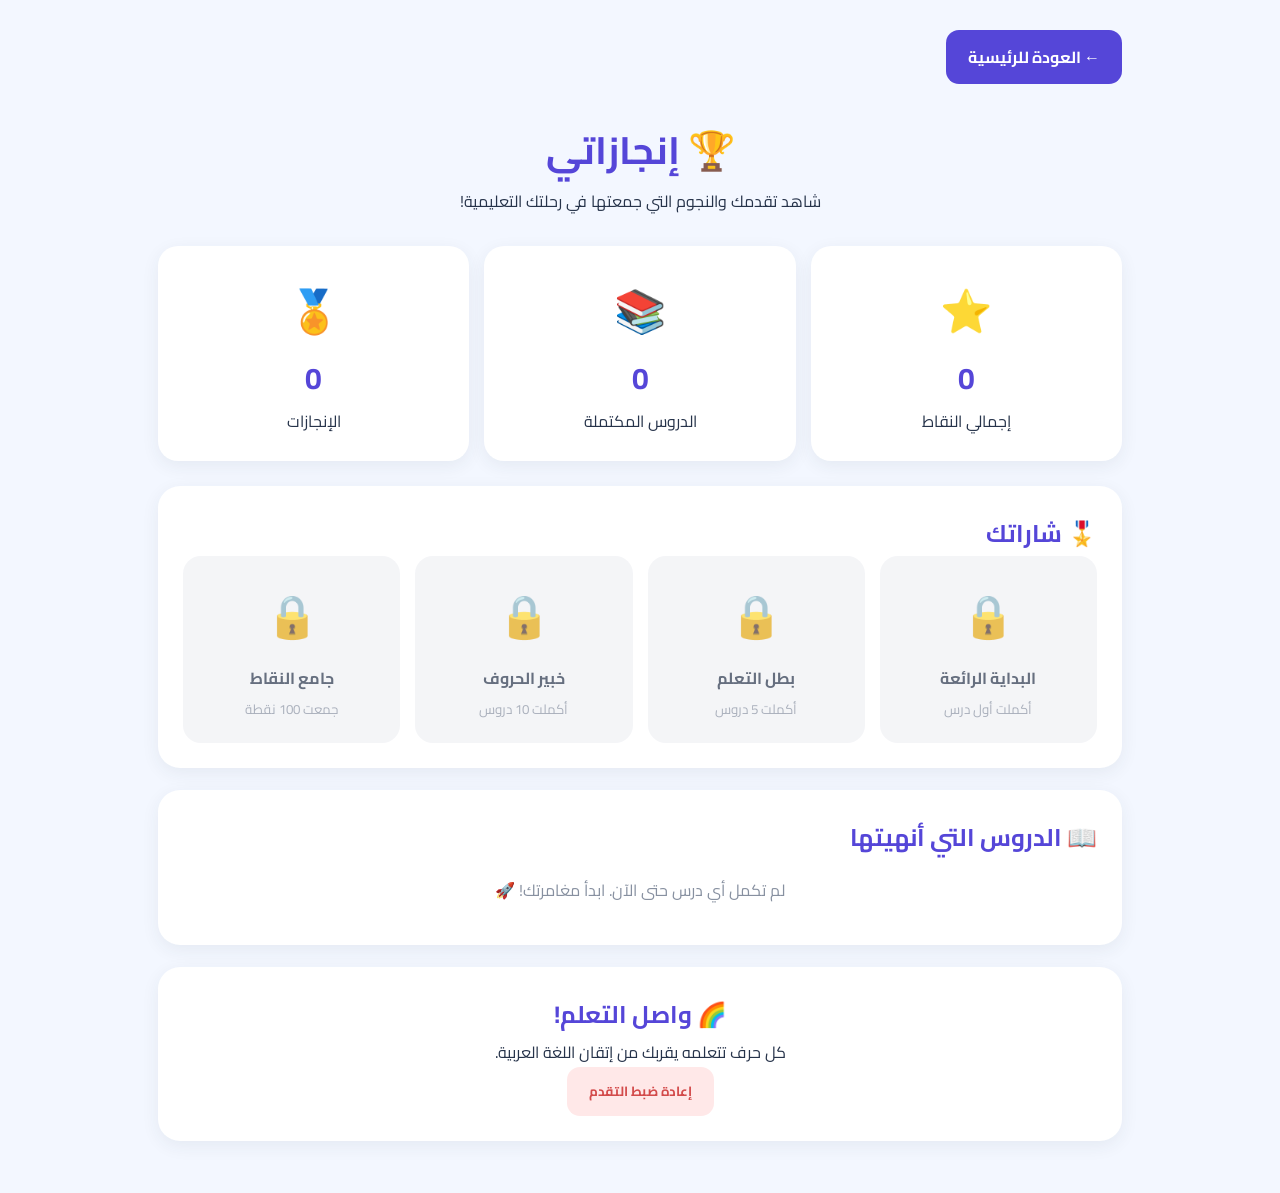
<file: pages/achievements.html>
<!DOCTYPE html>
<html lang="ar" dir="rtl">
<head>
    <meta charset="UTF-8">
    <meta name="viewport" content="width=device-width, initial-scale=1.0">
    <title>إنجازاتي | مغامرات الحروف</title>
    <link rel="stylesheet" href="../css/style.css">
    <link href="https://fonts.googleapis.com/css2?family=Cairo:wght@400;600;700;800;900&display=swap" rel="stylesheet">

    <style>
        body {
            font-family: 'Cairo', sans-serif;
            background: #f3f7ff;
            color: #26334a;
            margin: 0;
        }

        .achievements-page {
            max-width: 1000px;
            margin: auto;
            padding: 30px 18px;
        }

        .back-button {
            display: inline-block;
            background: #5546d8;
            color: white;
            padding: 12px 22px;
            border-radius: 13px;
            text-decoration: none;
            font-weight: bold;
        }

        .heading {
            text-align: center;
            margin: 30px 0;
        }

        .heading h1 {
            color: #5546d8;
            font-size: 38px;
        }

        .stats {
            display: grid;
            grid-template-columns: repeat(auto-fit, minmax(180px, 1fr));
            gap: 15px;
            margin-bottom: 25px;
        }

        .stat-card {
            background: white;
            border-radius: 20px;
            padding: 25px;
            text-align: center;
            box-shadow: 0 5px 18px #26334a12;
        }

        .stat-card .emoji {
            font-size: 42px;
        }

        .stat-card strong {
            display: block;
            color: #5546d8;
            font-size: 30px;
        }

        .section-card {
            background: white;
            padding: 25px;
            border-radius: 22px;
            margin-bottom: 22px;
            box-shadow: 0 5px 18px #26334a12;
        }

        .section-card h2 {
            color: #5546d8;
        }

        .badges {
            display: grid;
            grid-template-columns: repeat(auto-fit, minmax(130px, 1fr));
            gap: 15px;
        }

        .badge-item {
            background: #fff5dd;
            border-radius: 18px;
            text-align: center;
            padding: 20px 10px;
        }

        .badge-item.locked {
            background: #f0f1f5;
            opacity: 0.7;
        }

        .badge-item .emoji {
            font-size: 42px;
            display: block;
        }

        .badge-item strong {
            display: block;
            margin-top: 8px;
        }

        .badge-item small {
            color: #8790a0;
        }

        .completed-list {
            display: flex;
            flex-direction: column;
            gap: 12px;
        }

        .completed-item {
            background: #effaf4;
            border-radius: 13px;
            padding: 13px 16px;
            display: flex;
            justify-content: space-between;
            gap: 10px;
        }

        .empty {
            color: #8790a0;
            text-align: center;
            padding: 15px;
        }

        .reset-button {
            background: #ffe8e8;
            color: #d34b4b;
            border: 0;
            border-radius: 13px;
            padding: 12px 22px;
            font-family: inherit;
            font-weight: bold;
            cursor: pointer;
        }

        @media (max-width: 600px) {
            .heading h1 {
                font-size: 29px;
            }

            .section-card {
                padding: 18px;
            }
        }
    </style>
</head>

<body>

<main class="achievements-page">

    <a href="../index.html" class="back-button">← العودة للرئيسية</a>

    <header class="heading">
        <h1>🏆 إنجازاتي</h1>
        <p>شاهد تقدمك والنجوم التي جمعتها في رحلتك التعليمية!</p>
    </header>

    <section class="stats">

        <div class="stat-card">
            <div class="emoji">⭐</div>
            <strong id="points">0</strong>
            <span>إجمالي النقاط</span>
        </div>

        <div class="stat-card">
            <div class="emoji">📚</div>
            <strong id="lessons">0</strong>
            <span>الدروس المكتملة</span>
        </div>

        <div class="stat-card">
            <div class="emoji">🏅</div>
            <strong id="badgesCount">0</strong>
            <span>الإنجازات</span>
        </div>

    </section>

    <section class="section-card">
        <h2>🎖️ شاراتك</h2>
        <div class="badges" id="badges"></div>
    </section>

    <section class="section-card">
        <h2>📖 الدروس التي أنهيتها</h2>
        <div class="completed-list" id="completedList"></div>
    </section>

    <section class="section-card" style="text-align:center">
        <h2>🌈 واصل التعلم!</h2>
        <p>كل حرف تتعلمه يقربك من إتقان اللغة العربية.</p>

        <button class="reset-button" id="resetButton">
            إعادة ضبط التقدم
        </button>
    </section>

</main>

<script src="../js/main.js"></script>

<script>
    const lessonNames = {
        "fatha": "مغامرة الفتحة",
        "kasra": "مغامرة الكسرة",
        "damma": "مغامرة الضمة",
        "games": "مدينة الألعاب"
    };

    const badgeDefinitions = [
        {
            id: "البداية الرائعة",
            emoji: "🌟",
            name: "البداية الرائعة",
            description: "أكملت أول درس"
        },
        {
            id: "بطل التعلم",
            emoji: "🏅",
            name: "بطل التعلم",
            description: "أكملت 5 دروس"
        },
        {
            id: "خبير الحروف",
            emoji: "🔤",
            name: "خبير الحروف",
            description: "أكملت 10 دروس"
        },
        {
            id: "جامع النقاط",
            emoji: "💎",
            name: "جامع النقاط",
            description: "جمعت 100 نقطة"
        }
    ];

    function getLessonName(id) {
        if (lessonNames[id]) return lessonNames[id];

        if (id.startsWith("letter-")) {
            return "تعلم حرف " + id.replace("letter-", "");
        }

        if (id.startsWith("writing-")) {
            return "كتابة حرف " + id.replace("writing-", "");
        }

        return id;
    }

    function renderAchievements() {
        const progress = window.AdventureApp.getProgress();

        document.getElementById("points").textContent =
            progress.points || 0;

        document.getElementById("lessons").textContent =
            progress.completedLessons.length;

        document.getElementById("badgesCount").textContent =
            progress.badges.length;

        const completedList = document.getElementById("completedList");

        completedList.innerHTML = "";

        if (progress.completedLessons.length === 0) {
            completedList.innerHTML =
                '<p class="empty">لم تكمل أي درس حتى الآن. ابدأ مغامرتك! 🚀</p>';
        } else {
            progress.completedLessons.forEach(lesson => {
                const item = document.createElement("div");

                item.className = "completed-item";

                const name = document.createElement("span");
                name.textContent = "📘 " + getLessonName(lesson);

                const status = document.createElement("strong");
                status.textContent = "✓ مكتمل";

                item.append(name, status);
                completedList.appendChild(item);
            });
        }

        const badgesContainer = document.getElementById("badges");
        badgesContainer.innerHTML = "";

        badgeDefinitions.forEach(badge => {
            const unlocked = progress.badges.includes(badge.id);

            const item = document.createElement("div");
            item.className = "badge-item" + (unlocked ? "" : " locked");

            item.innerHTML = `
                <span class="emoji">${unlocked ? badge.emoji : "🔒"}</span>
                <strong>${badge.name}</strong>
                <small>${unlocked ? "تم الحصول عليها" : badge.description}</small>
            `;

            badgesContainer.appendChild(item);
        });
    }

    document.getElementById("resetButton").addEventListener("click", () => {
        const confirmed = confirm(
            "هل أنت متأكد أنك تريد مسح جميع النقاط والدروس المحفوظة؟"
        );

        if (!confirmed) return;

        localStorage.removeItem("arabicAdventureProgress");

        renderAchievements();
    });

    renderAchievements();
</script>

</body>
</html>
</file>
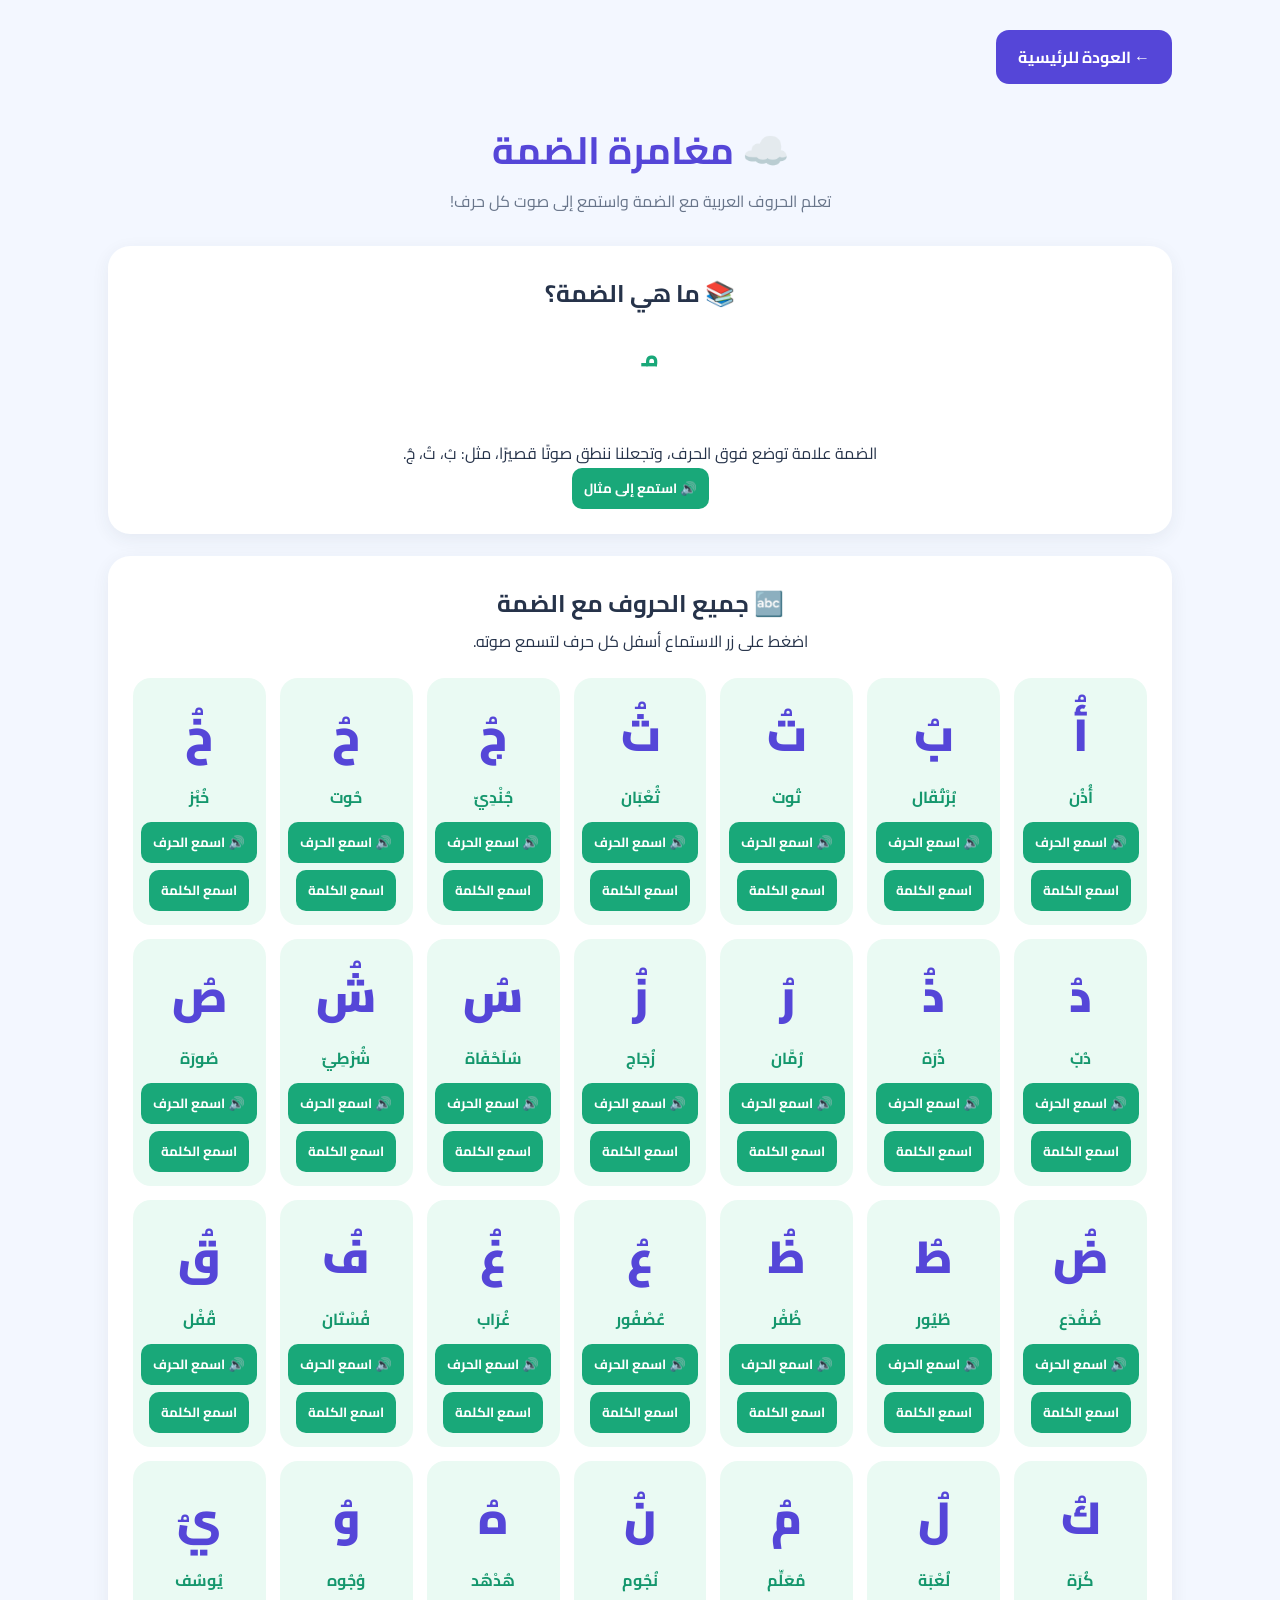
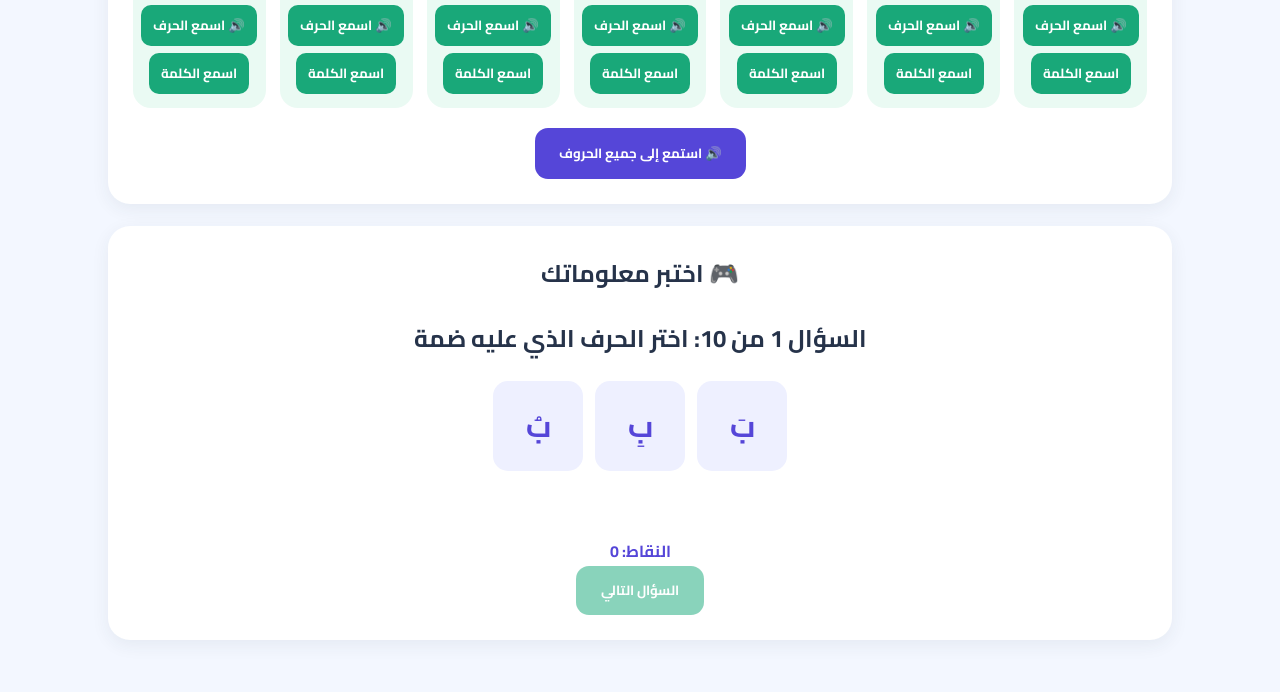
<file: pages/damma.html>
<!doctype html>
<html lang="ar" dir="rtl">
  <head>
    <meta charset="UTF-8" />
    <meta name="viewport" content="width=device-width, initial-scale=1.0" />
    <title>تعلم الضمة | مغامرات الحروف</title>

    <link rel="stylesheet" href="../css/style.css" />
    <link
      href="https://fonts.googleapis.com/css2?family=Cairo:wght@400;600;700;800;900&display=swap"
      rel="stylesheet"
    />

    <style>
      body {
        font-family: "Cairo", sans-serif;
        background: #f3f7ff;
        color: #26334a;
        margin: 0;
      }

      .lesson-page {
        max-width: 1100px;
        margin: auto;
        padding: 30px 18px;
      }

      .back-button {
        display: inline-block;
        background: #5546d8;
        color: white;
        padding: 12px 22px;
        border-radius: 13px;
        text-decoration: none;
        font-weight: bold;
      }

      .heading {
        text-align: center;
        margin: 30px 0;
      }

      .heading h1 {
        color: #5546d8;
        font-size: 38px;
      }

      .heading p {
        color: #68758a;
      }

      .rule-card,
      .practice-card {
        background: white;
        padding: 25px;
        border-radius: 22px;
        margin-bottom: 22px;
        text-align: center;
        box-shadow: 0 5px 18px #26334a12;
      }

      .damma-mark {
        color: #19a879;
        font-size: 65px;
        font-weight: 900;
      }

      .letters-grid {
        display: grid;
        grid-template-columns: repeat(auto-fit, minmax(115px, 1fr));
        gap: 14px;
        margin-top: 22px;
      }

      .letter-card {
        background: #eafaf3;
        border-radius: 18px;
        padding: 14px 8px;
        transition: 0.2s;
      }

      .letter-card:hover {
        transform: translateY(-4px);
        box-shadow: 0 5px 15px #00000012;
      }

      .letter {
        display: block;
        color: #5546d8;
        font-size: 45px;
        font-weight: 900;
        margin-bottom: 5px;
      }

      .word {
        display: block;
        color: #15976d;
        font-weight: bold;
        margin-bottom: 10px;
      }

      .listen-button {
        background: #19a879;
        color: white;
        border: 0;
        border-radius: 10px;
        padding: 8px 12px;
        font-family: inherit;
        font-weight: bold;
        cursor: pointer;
      }

      .listen-button:hover {
        background: #12845e;
      }

      .listen-all {
        background: #5546d8;
        color: white;
        border: 0;
        border-radius: 13px;
        padding: 13px 24px;
        font-family: inherit;
        font-weight: bold;
        cursor: pointer;
        margin-top: 20px;
      }

      .listen-all:disabled {
        opacity: 0.6;
        cursor: not-allowed;
      }

      .question {
        font-size: 24px;
        font-weight: bold;
        margin: 20px 0;
      }

      .options {
        display: flex;
        flex-wrap: wrap;
        justify-content: center;
        gap: 12px;
      }

      .option {
        min-width: 90px;
        background: #eef0ff;
        color: #5546d8;
        border: 2px solid transparent;
        padding: 15px 25px;
        border-radius: 15px;
        font-size: 30px;
        font-family: inherit;
        font-weight: bold;
        cursor: pointer;
      }

      .option:hover {
        border-color: #5546d8;
      }

      .option:disabled {
        cursor: not-allowed;
        opacity: 0.8;
      }

      .feedback {
        min-height: 35px;
        font-weight: bold;
        margin-top: 18px;
      }

      .next-button {
        background: #16a879;
        color: white;
        border: 0;
        padding: 12px 25px;
        border-radius: 13px;
        font-family: inherit;
        font-weight: bold;
        cursor: pointer;
      }

      .next-button:disabled {
        opacity: 0.5;
        cursor: not-allowed;
      }

      .score {
        color: #5546d8;
        font-weight: bold;
        margin-top: 12px;
      }

      @media (max-width: 600px) {
        .heading h1 {
          font-size: 29px;
        }

        .lesson-page {
          padding: 20px 12px;
        }

        .rule-card,
        .practice-card {
          padding: 18px 12px;
        }
      }
    </style>
  </head>

  <body>
    <main class="lesson-page">
      <a href="../index.html" class="back-button">← العودة للرئيسية</a>

      <header class="heading">
        <h1>☁️ مغامرة الضمة</h1>
        <p>تعلم الحروف العربية مع الضمة واستمع إلى صوت كل حرف!</p>
      </header>

      <section class="rule-card">
        <h2>📚 ما هي الضمة؟</h2>
        <div class="damma-mark">ُ</div>
        <p>
          الضمة علامة توضع فوق الحرف، وتجعلنا ننطق صوتًا قصيرًا، مثل: بُ، تُ،
          جُ.
        </p>

        <button class="listen-button" onclick="speakArabic('بُ')">
          🔊 استمع إلى مثال
        </button>
      </section>

      <section class="rule-card">
        <h2>🔤 جميع الحروف مع الضمة</h2>
        <p>اضغط على زر الاستماع أسفل كل حرف لتسمع صوته.</p>

        <div class="letters-grid" id="lettersGrid"></div>

        <button class="listen-all" id="listenAllButton">
          🔊 استمع إلى جميع الحروف
        </button>
      </section>

      <section class="practice-card">
        <h2>🎮 اختبر معلوماتك</h2>

        <p class="question" id="question">أي حرف عليه ضمة؟</p>

        <div class="options" id="options"></div>

        <div class="feedback" id="feedback"></div>
        <div class="score" id="score"></div>

        <button class="next-button" id="nextButton" disabled>
          السؤال التالي
        </button>
      </section>
    </main>

    <script src="../js/main.js"></script>

    <script>
      // جميع الحروف العربية مع الضمة وأمثلة عليها
      const letters = [
        { letter: "أُ", word: "أُذُن" },
        { letter: "بُ", word: "بُرْتُقَال" },
        { letter: "تُ", word: "تُوت" },
        { letter: "ثُ", word: "ثُعْبَان" },
        { letter: "جُ", word: "جُنْدِيّ" },
        { letter: "حُ", word: "حُوت" },
        { letter: "خُ", word: "خُبْز" },
        { letter: "دُ", word: "دُبّ" },
        { letter: "ذُ", word: "ذُرَة" },
        { letter: "رُ", word: "رُمَّان" },
        { letter: "زُ", word: "زُجَاج" },
        { letter: "سُ", word: "سُلَحْفَاة" },
        { letter: "شُ", word: "شُرْطِيّ" },
        { letter: "صُ", word: "صُورَة" },
        { letter: "ضُ", word: "ضُفْدَع" },
        { letter: "طُ", word: "طُيُور" },
        { letter: "ظُ", word: "ظُفْر" },
        { letter: "عُ", word: "عُصْفُور" },
        { letter: "غُ", word: "غُرَاب" },
        { letter: "فُ", word: "فُسْتَان" },
        { letter: "قُ", word: "قُفْل" },
        { letter: "كُ", word: "كُرَة" },
        { letter: "لُ", word: "لُعْبَة" },
        { letter: "مُ", word: "مُعَلِّم" },
        { letter: "نُ", word: "نُجُوم" },
        { letter: "هُ", word: "هُدْهُد" },
        { letter: "وُ", word: "وُجُوه" },
        { letter: "يُ", word: "يُوسُف" },
      ];

      // النطق العربي
      function speakArabic(text) {
        if (!("speechSynthesis" in window)) {
          alert("المتصفح لا يدعم خاصية النطق الصوتي.");
          return;
        }

        window.speechSynthesis.cancel();

        const utterance = new SpeechSynthesisUtterance(text);
        const voices = window.speechSynthesis.getVoices();

        const arabicVoice =
          voices.find((voice) => voice.lang === "ar-EG") ||
          voices.find((voice) => voice.lang.startsWith("ar"));

        if (arabicVoice) {
          utterance.voice = arabicVoice;
        }

        utterance.lang = arabicVoice?.lang || "ar-EG";
        utterance.rate = 0.75;
        utterance.pitch = 1;
        utterance.volume = 1;

        window.speechSynthesis.speak(utterance);
      }

      // عرض الحروف
      const lettersGrid = document.getElementById("lettersGrid");

      letters.forEach((item) => {
        const card = document.createElement("div");
        card.className = "letter-card";

        const letter = document.createElement("strong");
        letter.className = "letter";
        letter.textContent = item.letter;

        const word = document.createElement("span");
        word.className = "word";
        word.textContent = item.word;

        const button = document.createElement("button");
        button.className = "listen-button";
        button.textContent = "🔊 اسمع الحرف";

        button.addEventListener("click", () => {
          speakArabic(item.letter);
        });

        const wordButton = document.createElement("button");
        wordButton.className = "listen-button";
        wordButton.textContent = "اسمع الكلمة";
        wordButton.style.marginTop = "7px";

        wordButton.addEventListener("click", () => {
          speakArabic(item.word);
        });

        card.appendChild(letter);
        card.appendChild(word);
        card.appendChild(button);
        card.appendChild(document.createElement("br"));
        card.appendChild(wordButton);

        lettersGrid.appendChild(card);
      });

      // الاستماع لجميع الحروف بالترتيب
      document
        .getElementById("listenAllButton")
        .addEventListener("click", async () => {
          if (!("speechSynthesis" in window)) {
            alert("المتصفح لا يدعم النطق الصوتي.");
            return;
          }

          window.speechSynthesis.cancel();

          const button = document.getElementById("listenAllButton");
          button.disabled = true;
          button.textContent = "🔊 جاري نطق الحروف...";

          for (const item of letters) {
            await new Promise((resolve) => {
              const utterance = new SpeechSynthesisUtterance(item.letter);
              const voices = window.speechSynthesis.getVoices();

              const voice =
                voices.find((v) => v.lang === "ar-EG") ||
                voices.find((v) => v.lang.startsWith("ar"));

              if (voice) utterance.voice = voice;

              utterance.lang = voice?.lang || "ar-EG";
              utterance.rate = 0.75;
              utterance.pitch = 1;
              utterance.volume = 1;

              utterance.onend = resolve;
              utterance.onerror = resolve;

              window.speechSynthesis.speak(utterance);
            });
          }

          button.disabled = false;
          button.textContent = "🔊 استمع إلى جميع الحروف";
        });

      // أسئلة الاختبار
      const questions = [
        { options: ["بَ", "بِ", "بُ"], answer: "بُ" },
        { options: ["مُ", "مَ", "مِ"], answer: "مُ" },
        { options: ["سِ", "سُ", "سَ"], answer: "سُ" },
        { options: ["قَ", "قِ", "قُ"], answer: "قُ" },
        { options: ["تُ", "تَ", "تِ"], answer: "تُ" },
        { options: ["جَ", "جُ", "جِ"], answer: "جُ" },
        { options: ["فِ", "فَ", "فُ"], answer: "فُ" },
        { options: ["كَ", "كِ", "كُ"], answer: "كُ" },
        { options: ["نُ", "نِ", "نَ"], answer: "نُ" },
        { options: ["رِ", "رُ", "رَ"], answer: "رُ" },
      ];

      let currentQuestion = 0;
      let score = 0;
      let answered = false;

      const optionsContainer = document.getElementById("options");
      const feedback = document.getElementById("feedback");
      const nextButton = document.getElementById("nextButton");
      const scoreElement = document.getElementById("score");

      function showQuestion() {
        answered = false;
        feedback.textContent = "";
        scoreElement.textContent = `النقاط: ${score}`;
        nextButton.disabled = true;

        const question = questions[currentQuestion];

        document.getElementById("question").textContent =
          `السؤال ${currentQuestion + 1} من ${questions.length}: اختر الحرف الذي عليه ضمة`;

        optionsContainer.innerHTML = "";

        question.options.forEach((option) => {
          const button = document.createElement("button");
          button.className = "option";
          button.textContent = option;

          button.addEventListener("click", () => checkAnswer(option, button));

          optionsContainer.appendChild(button);
        });
      }

      function checkAnswer(selected, selectedButton) {
        if (answered) return;

        answered = true;

        document.querySelectorAll(".option").forEach((button) => {
          button.disabled = true;
        });

        if (selected === questions[currentQuestion].answer) {
          score++;

          feedback.textContent = "🎉 إجابة صحيحة! أحسنت!";
          feedback.style.color = "#16a879";
          selectedButton.style.background = "#d8f8e9";

          speakArabic("أحسنت! إجابة صحيحة");
        } else {
          feedback.textContent = "حاول مرة أخرى في السؤال القادم! 💪";
          feedback.style.color = "#e07838";
          selectedButton.style.background = "#ffe0e0";

          speakArabic("حاول مرة أخرى");
        }

        scoreElement.textContent = `النقاط: ${score}`;
        nextButton.disabled = false;
      }

      nextButton.addEventListener("click", () => {
        currentQuestion++;

        if (currentQuestion < questions.length) {
          showQuestion();
        } else {
          finishQuiz();
        }
      });

      function finishQuiz() {
        optionsContainer.innerHTML = "";

        document.getElementById("question").textContent =
          `انتهى الاختبار! نتيجتك ${score} من ${questions.length} ⭐`;

        feedback.textContent =
          score === questions.length
            ? "🏆 ممتاز! أجبت عن جميع الأسئلة بشكل صحيح!"
            : "👏 أحسنت! استمر في التعلم وستصبح بطل الحروف!";

        feedback.style.color = "#16a879";

        scoreElement.textContent = `نتيجتك: ${score} / ${questions.length}`;

        nextButton.textContent = "إعادة الاختبار";
        nextButton.disabled = false;

        if (score === questions.length) {
          window.AdventureApp?.completeLesson("damma");
        }

        nextButton.onclick = () => {
          currentQuestion = 0;
          score = 0;
          nextButton.textContent = "السؤال التالي";
          nextButton.onclick = null;
          showQuestion();
        };
      }

      showQuestion();
    </script>
  </body>
</html>
</file>
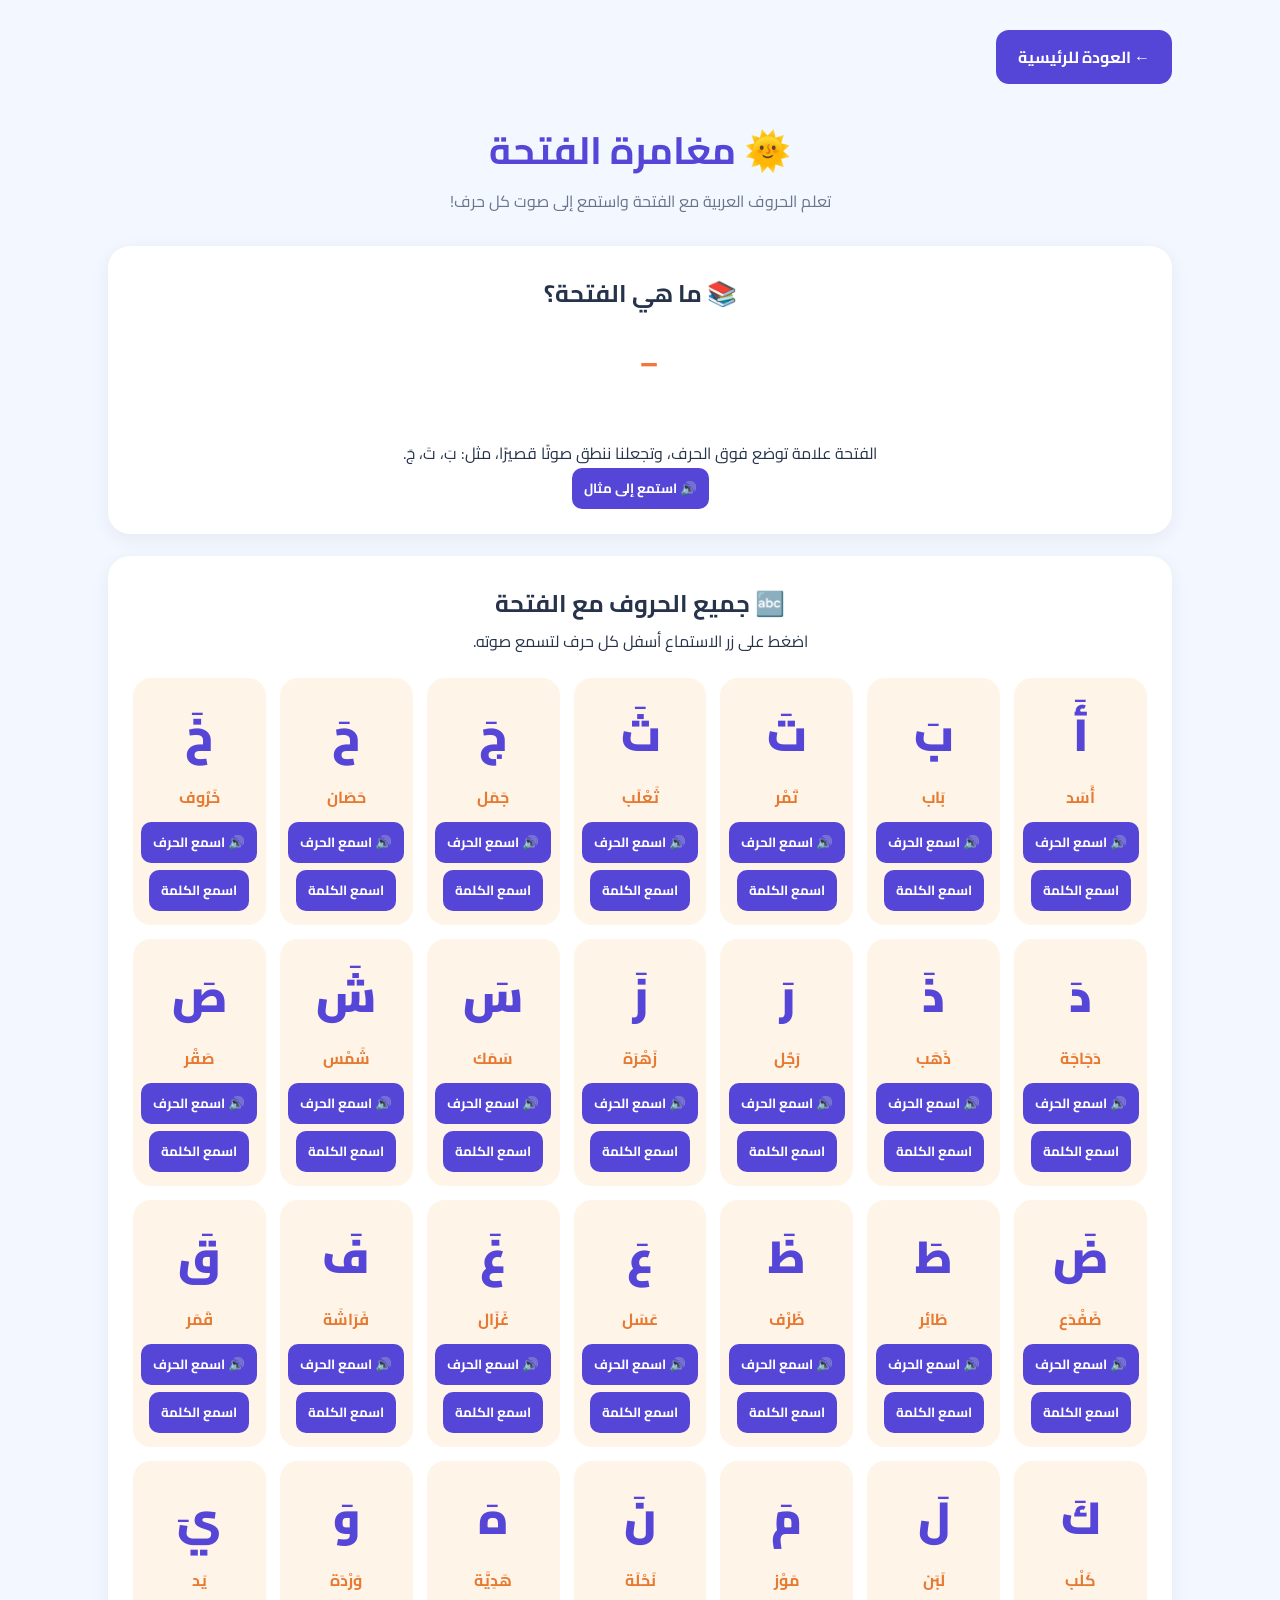
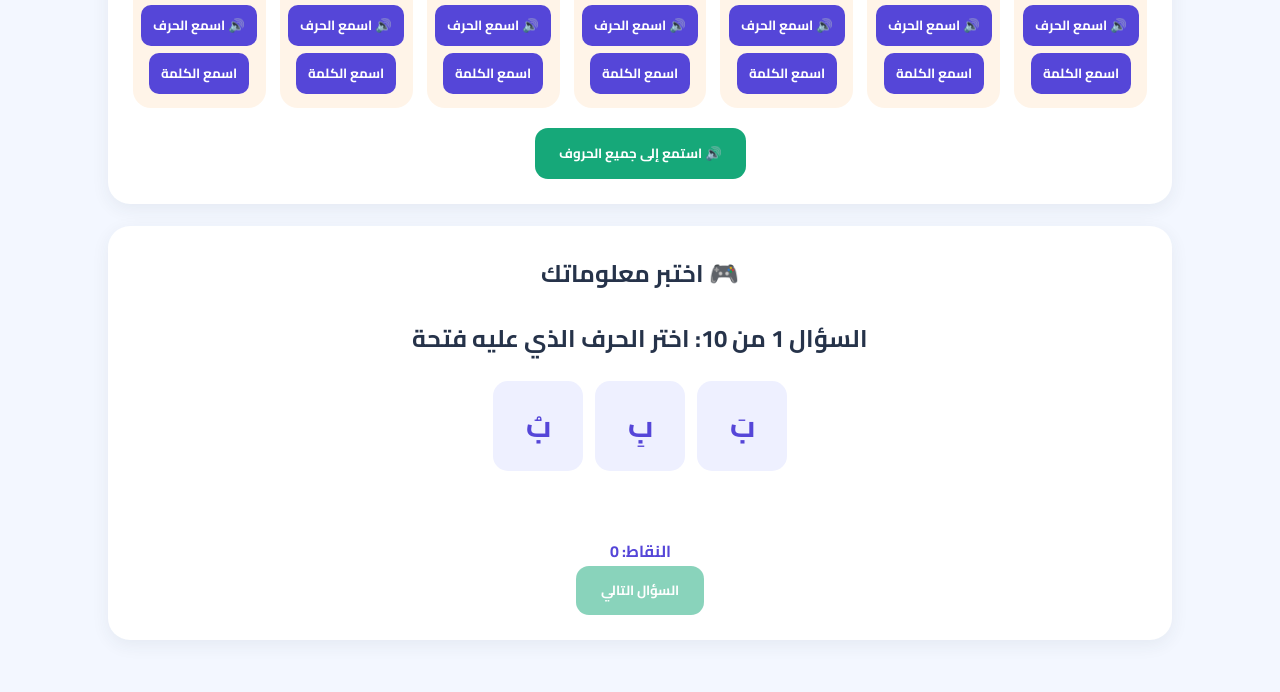
<file: pages/fatha.html>
<!DOCTYPE html>
<html lang="ar" dir="rtl">
<head>
    <meta charset="UTF-8">
    <meta name="viewport" content="width=device-width, initial-scale=1.0">
    <title>تعلم الفتحة | مغامرات الحروف</title>

    <link rel="stylesheet" href="../css/style.css">
    <link href="https://fonts.googleapis.com/css2?family=Cairo:wght@400;600;700;800;900&display=swap" rel="stylesheet">

    <style>
        body {
            font-family: 'Cairo', sans-serif;
            background: #f3f7ff;
            color: #26334a;
            margin: 0;
        }

        .lesson-page {
            max-width: 1100px;
            margin: auto;
            padding: 30px 18px;
        }

        .back-button {
            display: inline-block;
            background: #5546d8;
            color: white;
            padding: 12px 22px;
            border-radius: 13px;
            text-decoration: none;
            font-weight: bold;
        }

        .heading {
            text-align: center;
            margin: 30px 0;
        }

        .heading h1 {
            color: #5546d8;
            font-size: 38px;
        }

        .heading p {
            color: #68758a;
        }

        .rule-card, .practice-card {
            background: white;
            padding: 25px;
            border-radius: 22px;
            margin-bottom: 22px;
            text-align: center;
            box-shadow: 0 5px 18px #26334a12;
        }

        .fatha-mark {
            color: #f07838;
            font-size: 65px;
            font-weight: 900;
        }

        .letters-grid {
            display: grid;
            grid-template-columns: repeat(auto-fit, minmax(115px, 1fr));
            gap: 14px;
            margin-top: 22px;
        }

        .letter-card {
            background: #fff4e8;
            border-radius: 18px;
            padding: 14px 8px;
            transition: .2s;
        }

        .letter-card:hover {
            transform: translateY(-4px);
            box-shadow: 0 5px 15px #00000012;
        }

        .letter {
            display: block;
            color: #5546d8;
            font-size: 45px;
            font-weight: 900;
            margin-bottom: 5px;
        }

        .word {
            display: block;
            color: #e77a32;
            font-weight: bold;
            margin-bottom: 10px;
        }

        .listen-button {
            background: #5546d8;
            color: white;
            border: 0;
            border-radius: 10px;
            padding: 8px 12px;
            font-family: inherit;
            font-weight: bold;
            cursor: pointer;
        }

        .listen-button:hover {
            background: #4033b5;
        }

        .listen-all {
            background: #16a879;
            color: white;
            border: 0;
            border-radius: 13px;
            padding: 13px 24px;
            font-family: inherit;
            font-weight: bold;
            cursor: pointer;
            margin-top: 20px;
        }

        .question {
            font-size: 24px;
            font-weight: bold;
            margin: 20px 0;
        }

        .options {
            display: flex;
            flex-wrap: wrap;
            justify-content: center;
            gap: 12px;
        }

        .option {
            min-width: 90px;
            background: #eef0ff;
            color: #5546d8;
            border: 2px solid transparent;
            padding: 15px 25px;
            border-radius: 15px;
            font-size: 30px;
            font-family: inherit;
            font-weight: bold;
            cursor: pointer;
        }

        .option:hover {
            border-color: #5546d8;
        }

        .option:disabled {
            cursor: not-allowed;
            opacity: .8;
        }

        .feedback {
            min-height: 35px;
            font-weight: bold;
            margin-top: 18px;
        }

        .next-button {
            background: #16a879;
            color: white;
            border: 0;
            padding: 12px 25px;
            border-radius: 13px;
            font-family: inherit;
            font-weight: bold;
            cursor: pointer;
        }

        .next-button:disabled {
            opacity: .5;
            cursor: not-allowed;
        }

        .score {
            color: #5546d8;
            font-weight: bold;
            margin-top: 12px;
        }

        @media (max-width: 600px) {
            .heading h1 {
                font-size: 29px;
            }

            .lesson-page {
                padding: 20px 12px;
            }

            .rule-card, .practice-card {
                padding: 18px 12px;
            }
        }
    </style>
</head>

<body>

<main class="lesson-page">

    <a href="../index.html" class="back-button">← العودة للرئيسية</a>

    <header class="heading">
        <h1>🌞 مغامرة الفتحة</h1>
        <p>تعلم الحروف العربية مع الفتحة واستمع إلى صوت كل حرف!</p>
    </header>

    <section class="rule-card">
        <h2>📚 ما هي الفتحة؟</h2>
        <div class="fatha-mark">َ</div>
        <p>
            الفتحة علامة توضع فوق الحرف، وتجعلنا ننطق صوتًا قصيرًا،
            مثل: بَ، تَ، جَ.
        </p>
        <button class="listen-button" onclick="speakArabic('بَ')">
            🔊 استمع إلى مثال
        </button>
    </section>

    <section class="rule-card">
        <h2>🔤 جميع الحروف مع الفتحة</h2>
        <p>اضغط على زر الاستماع أسفل كل حرف لتسمع صوته.</p>

        <div class="letters-grid" id="lettersGrid"></div>

        <button class="listen-all" id="listenAllButton">
            🔊 استمع إلى جميع الحروف
        </button>
    </section>

    <section class="practice-card">
        <h2>🎮 اختبر معلوماتك</h2>

        <p class="question" id="question">
            أي حرف عليه فتحة؟
        </p>

        <div class="options" id="options"></div>

        <div class="feedback" id="feedback"></div>
        <div class="score" id="score"></div>

        <button class="next-button" id="nextButton" disabled>
            السؤال التالي
        </button>
    </section>

</main>

<script src="../js/main.js"></script>

<script>
    // جميع الحروف العربية مع الفتحة وأمثلة عليها
    const letters = [
        { letter: "أَ", word: "أَسَد" },
        { letter: "بَ", word: "بَاب" },
        { letter: "تَ", word: "تَمْر" },
        { letter: "ثَ", word: "ثَعْلَب" },
        { letter: "جَ", word: "جَمَل" },
        { letter: "حَ", word: "حَصَان" },
        { letter: "خَ", word: "خَرُوف" },
        { letter: "دَ", word: "دَجَاجَة" },
        { letter: "ذَ", word: "ذَهَب" },
        { letter: "رَ", word: "رَجُل" },
        { letter: "زَ", word: "زَهْرَة" },
        { letter: "سَ", word: "سَمَك" },
        { letter: "شَ", word: "شَمْس" },
        { letter: "صَ", word: "صَقْر" },
        { letter: "ضَ", word: "ضَفْدَع" },
        { letter: "طَ", word: "طَائِر" },
        { letter: "ظَ", word: "ظَرْف" },
        { letter: "عَ", word: "عَسَل" },
        { letter: "غَ", word: "غَزَال" },
        { letter: "فَ", word: "فَرَاشَة" },
        { letter: "قَ", word: "قَمَر" },
        { letter: "كَ", word: "كَلْب" },
        { letter: "لَ", word: "لَبَن" },
        { letter: "مَ", word: "مَوْز" },
        { letter: "نَ", word: "نَحْلَة" },
        { letter: "هَ", word: "هَدِيَّة" },
        { letter: "وَ", word: "وَرْدَة" },
        { letter: "يَ", word: "يَد" }
    ];

    // النطق العربي
    function speakArabic(text) {
        if (!("speechSynthesis" in window)) {
            alert("المتصفح لا يدعم خاصية النطق الصوتي.");
            return;
        }

        window.speechSynthesis.cancel();

        const utterance = new SpeechSynthesisUtterance(text);
        const voices = window.speechSynthesis.getVoices();

        const arabicVoice =
            voices.find(voice => voice.lang === "ar-EG") ||
            voices.find(voice => voice.lang.startsWith("ar"));

        if (arabicVoice) {
            utterance.voice = arabicVoice;
        }

        utterance.lang = arabicVoice?.lang || "ar-EG";
        utterance.rate = 0.75;
        utterance.pitch = 1;
        utterance.volume = 1;

        window.speechSynthesis.speak(utterance);
    }

    // عرض الحروف
    const lettersGrid = document.getElementById("lettersGrid");

    letters.forEach(item => {
        const card = document.createElement("div");
        card.className = "letter-card";

        const letter = document.createElement("strong");
        letter.className = "letter";
        letter.textContent = item.letter;

        const word = document.createElement("span");
        word.className = "word";
        word.textContent = item.word;

        const button = document.createElement("button");
        button.className = "listen-button";
        button.textContent = "🔊 اسمع الحرف";

        button.addEventListener("click", () => {
            speakArabic(item.letter);
        });

        const wordButton = document.createElement("button");
        wordButton.className = "listen-button";
        wordButton.textContent = "اسمع الكلمة";
        wordButton.style.marginTop = "7px";

        wordButton.addEventListener("click", () => {
            speakArabic(item.word);
        });

        card.appendChild(letter);
        card.appendChild(word);
        card.appendChild(button);
        card.appendChild(document.createElement("br"));
        card.appendChild(wordButton);

        lettersGrid.appendChild(card);
    });

    // الاستماع لجميع الحروف بالترتيب
    document.getElementById("listenAllButton")
        .addEventListener("click", async () => {

            if (!("speechSynthesis" in window)) {
                alert("المتصفح لا يدعم النطق الصوتي.");
                return;
            }

            window.speechSynthesis.cancel();

            const button = document.getElementById("listenAllButton");
            button.disabled = true;
            button.textContent = "🔊 جاري نطق الحروف...";

            for (const item of letters) {
                await new Promise(resolve => {
                    const utterance = new SpeechSynthesisUtterance(item.letter);
                    const voices = window.speechSynthesis.getVoices();

                    const voice =
                        voices.find(v => v.lang === "ar-EG") ||
                        voices.find(v => v.lang.startsWith("ar"));

                    if (voice) utterance.voice = voice;

                    utterance.lang = voice?.lang || "ar-EG";
                    utterance.rate = 0.75;
                    utterance.pitch = 1;
                    utterance.volume = 1;

                    utterance.onend = resolve;
                    utterance.onerror = resolve;

                    window.speechSynthesis.speak(utterance);
                });
            }

            button.disabled = false;
            button.textContent = "🔊 استمع إلى جميع الحروف";
        });

    // أسئلة الاختبار
    const questions = [
        { options: ["بَ", "بِ", "بُ"], answer: "بَ" },
        { options: ["مُ", "مَ", "مِ"], answer: "مَ" },
        { options: ["سِ", "سُ", "سَ"], answer: "سَ" },
        { options: ["قَ", "قِ", "قُ"], answer: "قَ" },
        { options: ["تُ", "تَ", "تِ"], answer: "تَ" },
        { options: ["جَ", "جُ", "جِ"], answer: "جَ" },
        { options: ["فِ", "فَ", "فُ"], answer: "فَ" },
        { options: ["كَ", "كِ", "كُ"], answer: "كَ" },
        { options: ["نُ", "نِ", "نَ"], answer: "نَ" },
        { options: ["رِ", "رُ", "رَ"], answer: "رَ" }
    ];

    let currentQuestion = 0;
    let score = 0;
    let answered = false;

    const optionsContainer = document.getElementById("options");
    const feedback = document.getElementById("feedback");
    const nextButton = document.getElementById("nextButton");
    const scoreElement = document.getElementById("score");

    function showQuestion() {
        answered = false;
        feedback.textContent = "";
        scoreElement.textContent = `النقاط: ${score}`;
        nextButton.disabled = true;

        const question = questions[currentQuestion];

        document.getElementById("question").textContent =
            `السؤال ${currentQuestion + 1} من ${questions.length}: اختر الحرف الذي عليه فتحة`;

        optionsContainer.innerHTML = "";

        question.options.forEach(option => {
            const button = document.createElement("button");
            button.className = "option";
            button.textContent = option;

            button.addEventListener("click", () => checkAnswer(option, button));

            optionsContainer.appendChild(button);
        });
    }

    function checkAnswer(selected, selectedButton) {
        if (answered) return;

        answered = true;

        document.querySelectorAll(".option").forEach(button => {
            button.disabled = true;
        });

        if (selected === questions[currentQuestion].answer) {
            score++;

            feedback.textContent = "🎉 إجابة صحيحة! أحسنت!";
            feedback.style.color = "#16a879";
            selectedButton.style.background = "#d8f8e9";

            speakArabic("أحسنت! إجابة صحيحة");
        } else {
            feedback.textContent = "حاول مرة أخرى في السؤال القادم! 💪";
            feedback.style.color = "#e07838";
            selectedButton.style.background = "#ffe0e0";

            speakArabic("حاول مرة أخرى");
        }

        scoreElement.textContent = `النقاط: ${score}`;
        nextButton.disabled = false;
    }

    nextButton.addEventListener("click", () => {
        currentQuestion++;

        if (currentQuestion < questions.length) {
            showQuestion();
        } else {
            finishQuiz();
        }
    });

    function finishQuiz() {
        optionsContainer.innerHTML = "";

        document.getElementById("question").textContent =
            `انتهى الاختبار! نتيجتك ${score} من ${questions.length} ⭐`;

        feedback.textContent =
            score === questions.length
                ? "🏆 ممتاز! أجبت عن جميع الأسئلة بشكل صحيح!"
                : "👏 أحسنت! استمر في التعلم وستصبح بطل الحروف!";

        feedback.style.color = "#16a879";

        scoreElement.textContent = `نتيجتك: ${score} / ${questions.length}`;

        nextButton.textContent = "إعادة الاختبار";
        nextButton.disabled = false;

        if (score === questions.length) {
            window.AdventureApp?.completeLesson("fatha");
        }

        nextButton.onclick = () => {
            currentQuestion = 0;
            score = 0;
            nextButton.textContent = "السؤال التالي";
            nextButton.onclick = null;
            showQuestion();
        };
    }

    showQuestion();
</script>

</body>
</html>
</file>
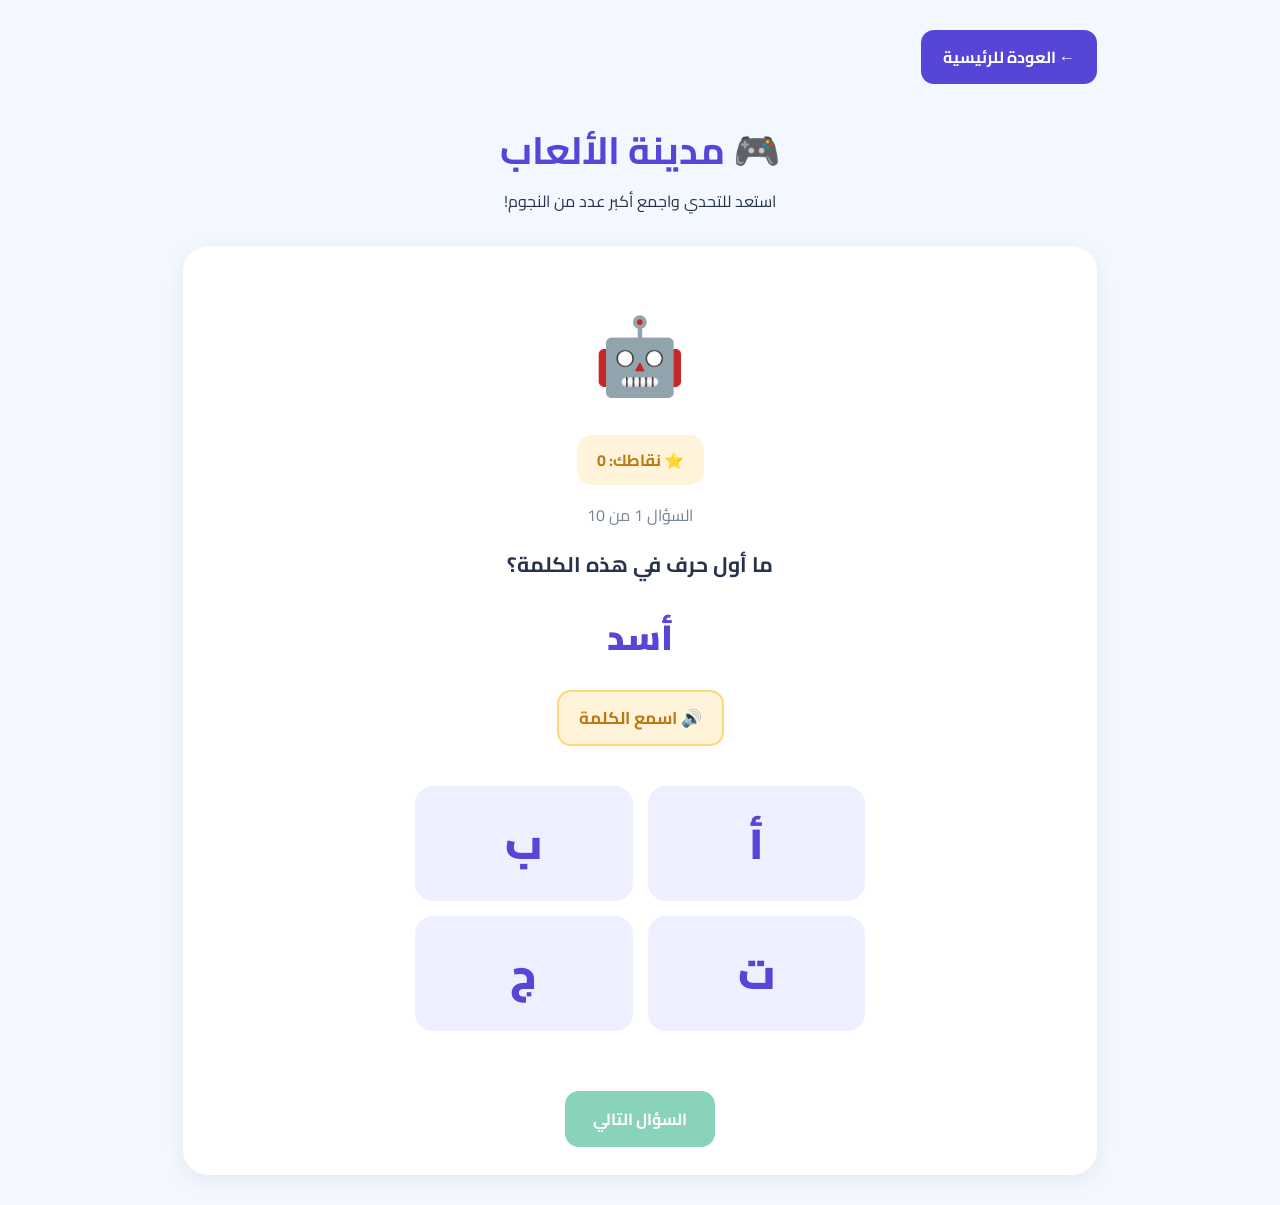
<file: pages/games.html>
<!doctype html>
<html lang="ar" dir="rtl">
  <head>
    <meta charset="UTF-8" />
    <meta name="viewport" content="width=device-width, initial-scale=1.0" />
    <title>مدينة الألعاب | مغامرات الحروف</title>
    <link rel="stylesheet" href="../css/style.css" />
    <link
      href="https://fonts.googleapis.com/css2?family=Cairo:wght@400;600;700;800;900&display=swap"
      rel="stylesheet"
    />

    <style>
      body {
        font-family: "Cairo", sans-serif;
        background: #f3f7ff;
        color: #26334a;
        margin: 0;
      }

      .game-page {
        max-width: 950px;
        margin: auto;
        padding: 30px 18px;
      }

      .back-button {
        display: inline-block;
        background: #5546d8;
        color: white;
        padding: 12px 22px;
        border-radius: 13px;
        text-decoration: none;
        font-weight: bold;
      }

      .heading {
        text-align: center;
        margin: 30px 0;
      }

      .heading h1 {
        color: #5546d8;
        font-size: 38px;
      }

      .game-card {
        background: white;
        border-radius: 25px;
        padding: 28px;
        text-align: center;
        box-shadow: 0 5px 20px #26334a12;
      }

      .mascot {
        font-size: 75px;
        margin: 10px;
      }

      .score {
        background: #fff3d9;
        color: #bd7814;
        padding: 10px 20px;
        border-radius: 15px;
        display: inline-block;
        font-weight: bold;
      }

      .word {
        font-size: 35px;
        color: #5546d8;
        font-weight: 900;
        margin: 20px 0;
      }

      .speak-button {
        background: #fff3d9;
        color: #bd7814;
        border: 2px solid #ffd77a;
        border-radius: 14px;
        padding: 10px 20px;
        font-family: inherit;
        font-size: 17px;
        font-weight: bold;
        cursor: pointer;
        margin-bottom: 15px;
      }

      .speak-button:hover {
        background: #ffe6ad;
        transform: scale(1.04);
      }

      .question {
        font-size: 21px;
        font-weight: bold;
      }

      .options {
        display: grid;
        grid-template-columns: repeat(2, minmax(100px, 1fr));
        gap: 15px;
        max-width: 450px;
        margin: 25px auto;
      }

      .option {
        background: #eef0ff;
        border: 3px solid transparent;
        border-radius: 18px;
        color: #5546d8;
        font-family: inherit;
        font-size: 42px;
        font-weight: 900;
        padding: 15px;
        cursor: pointer;
        transition: 0.2s;
      }

      .option:hover:not(:disabled) {
        border-color: #5546d8;
        transform: translateY(-3px);
      }

      .option:disabled {
        cursor: default;
        opacity: 0.85;
      }

      .option.correct-answer {
        background: #d9f8e9;
        border-color: #16a879;
        color: #13865f;
      }

      .option.wrong-answer {
        background: #ffe4e4;
        border-color: #e07838;
        color: #c64c4c;
      }

      .feedback {
        min-height: 35px;
        font-weight: bold;
        font-size: 18px;
      }

      .next-button {
        background: #16a879;
        color: white;
        border: 0;
        padding: 13px 28px;
        border-radius: 14px;
        font-family: inherit;
        font-size: 16px;
        font-weight: bold;
        cursor: pointer;
      }

      .next-button:disabled {
        opacity: 0.5;
        cursor: not-allowed;
      }

      .progress {
        color: #778398;
        margin: 15px;
      }

      @media (max-width: 500px) {
        .game-card {
          padding: 18px;
        }

        .heading h1 {
          font-size: 29px;
        }
      }
    </style>
  </head>

  <body>
    <main class="game-page">
      <a href="../index.html" class="back-button">← العودة للرئيسية</a>

      <header class="heading">
        <h1>🎮 مدينة الألعاب</h1>
        <p>استعد للتحدي واجمع أكبر عدد من النجوم!</p>
      </header>

      <section class="game-card">
        <div class="mascot">🤖</div>

        <div class="score">⭐ نقاطك: <span id="score">0</span></div>

        <p class="progress" id="progress">السؤال 1 من 10</p>

        <h2 class="question">ما أول حرف في هذه الكلمة؟</h2>

        <div class="word" id="word">أسد</div>

        <button class="speak-button" id="speakButton">🔊 اسمع الكلمة</button>

        <div class="options" id="options"></div>

        <div class="feedback" id="feedback"></div>

        <button class="next-button" id="nextButton" disabled>
          السؤال التالي
        </button>
      </section>
    </main>

    <script src="../js/main.js"></script>

    <script>
      const questions = [
        { word: "أسد", answer: "أ", options: ["أ", "ب", "ت", "ج"] },
        { word: "بطة", answer: "ب", options: ["س", "ب", "م", "ن"] },
        { word: "تفاحة", answer: "ت", options: ["ت", "ج", "ح", "خ"] },
        { word: "جمل", answer: "ج", options: ["د", "ذ", "ج", "ر"] },
        { word: "سمكة", answer: "س", options: ["ش", "ص", "س", "ض"] },
        { word: "قمر", answer: "ق", options: ["ف", "ق", "ك", "ل"] },
        { word: "موز", answer: "م", options: ["ن", "هـ", "م", "و"] },
        { word: "نحلة", answer: "ن", options: ["ي", "ب", "ت", "ن"] },
        { word: "وردة", answer: "و", options: ["ر", "ز", "و", "د"] },
        { word: "فراشة", answer: "ف", options: ["ق", "ف", "غ", "ع"] },
      ];

      let current = 0;
      let score = 0;
      let answered = false;
      let audioContext = null;

      const wordElement = document.getElementById("word");
      const optionsElement = document.getElementById("options");
      const feedbackElement = document.getElementById("feedback");
      const nextButton = document.getElementById("nextButton");
      const speakButton = document.getElementById("speakButton");

      // نطق الكلمة باللغة العربية
      function speakWord() {
        if (!("speechSynthesis" in window)) {
          alert("المتصفح لا يدعم تشغيل النطق الصوتي");
          return;
        }

        window.speechSynthesis.cancel();

        const word = questions[current].word;
        const utterance = new SpeechSynthesisUtterance(word);

        utterance.lang = "ar";
        utterance.rate = 0.8;
        utterance.pitch = 1;

        window.speechSynthesis.speak(utterance);
      }

      speakButton.addEventListener("click", speakWord);

      // إنشاء مؤثرات صوتية بسيطة باستخدام المتصفح
      function playSound(type) {
        try {
          const AudioContextClass =
            window.AudioContext || window.webkitAudioContext;

          if (!AudioContextClass) return;

          if (!audioContext) {
            audioContext = new AudioContextClass();
          }

          if (audioContext.state === "suspended") {
            audioContext.resume();
          }

          const notes = {
            correct: [523.25, 659.25, 783.99],
            wrong: [440, 330],
            next: [600],
            finish: [523.25, 659.25, 783.99, 1046.5],
          };

          const frequencies = notes[type];
          if (!frequencies) return;

          frequencies.forEach((frequency, index) => {
            const oscillator = audioContext.createOscillator();
            const gain = audioContext.createGain();

            const start = audioContext.currentTime + index * 0.13;

            oscillator.type = "sine";
            oscillator.frequency.value = frequency;

            gain.gain.setValueAtTime(0.0001, start);
            gain.gain.exponentialRampToValueAtTime(0.8, start + 0.02);
            gain.gain.exponentialRampToValueAtTime(0.0001, start + 0.18);

            oscillator.connect(gain);
            gain.connect(audioContext.destination);

            oscillator.start(start);
            oscillator.stop(start + 0.2);
          });
        } catch (error) {
          console.log("تعذر تشغيل المؤثر الصوتي:", error);
        }
      }

      function showQuestion() {
        answered = false;

        const question = questions[current];

        document.getElementById("progress").textContent =
          `السؤال ${current + 1} من ${questions.length}`;

        wordElement.textContent = question.word;
        feedbackElement.textContent = "";
        nextButton.disabled = true;

        window.speechSynthesis?.cancel();

        optionsElement.innerHTML = "";

        question.options.forEach((letter) => {
          const button = document.createElement("button");

          button.className = "option";
          button.textContent = letter;

          button.addEventListener("click", () => {
            checkAnswer(letter, button);
          });

          optionsElement.appendChild(button);
        });
      }

      function checkAnswer(selected, button) {
        if (answered) return;

        answered = true;

        const correct = questions[current].answer;

        document.querySelectorAll(".option").forEach((option) => {
          option.disabled = true;

          if (option.textContent === correct) {
            option.classList.add("correct-answer");
          }
        });

        if (selected === correct) {
          score++;

          document.getElementById("score").textContent = score;

          feedbackElement.textContent = "🎉 إجابة صحيحة! أحسنت!";
          feedbackElement.style.color = "#16a879";

          button.classList.add("correct-answer");

          playSound("correct");

          window.AdventureApp?.updatePoints(5);
        } else {
          feedbackElement.textContent = `ليست الإجابة الصحيحة. الحرف الصحيح هو ${correct} 💪`;

          feedbackElement.style.color = "#e07838";

          button.classList.add("wrong-answer");

          playSound("wrong");
        }

        nextButton.disabled = false;
      }

      nextButton.addEventListener("click", () => {
        current++;

        if (current < questions.length) {
          playSound("next");
          showQuestion();
        } else {
          finishGame();
        }
      });

      function finishGame() {
        playSound("finish");

        window.speechSynthesis?.cancel();

        wordElement.textContent = "🏆";
        optionsElement.innerHTML = "";
        speakButton.style.display = "none";

        document.querySelector(".question").textContent = "انتهت المغامرة!";

        feedbackElement.textContent = `لقد حصلت على ${score} من ${questions.length} إجابات صحيحة!`;

        nextButton.textContent = "العب مرة أخرى";
        nextButton.disabled = false;

        if (score === questions.length) {
          window.AdventureApp?.completeLesson("games");
        }

        nextButton.onclick = () => {
          current = 0;
          score = 0;

          document.getElementById("score").textContent = "0";

          document.querySelector(".question").textContent =
            "ما أول حرف في هذه الكلمة؟";

          nextButton.textContent = "السؤال التالي";
          nextButton.onclick = null;

          speakButton.style.display = "inline-block";

          playSound("next");
          showQuestion();
        };
      }

      showQuestion();
    </script>
  </body>
</html>
</file>
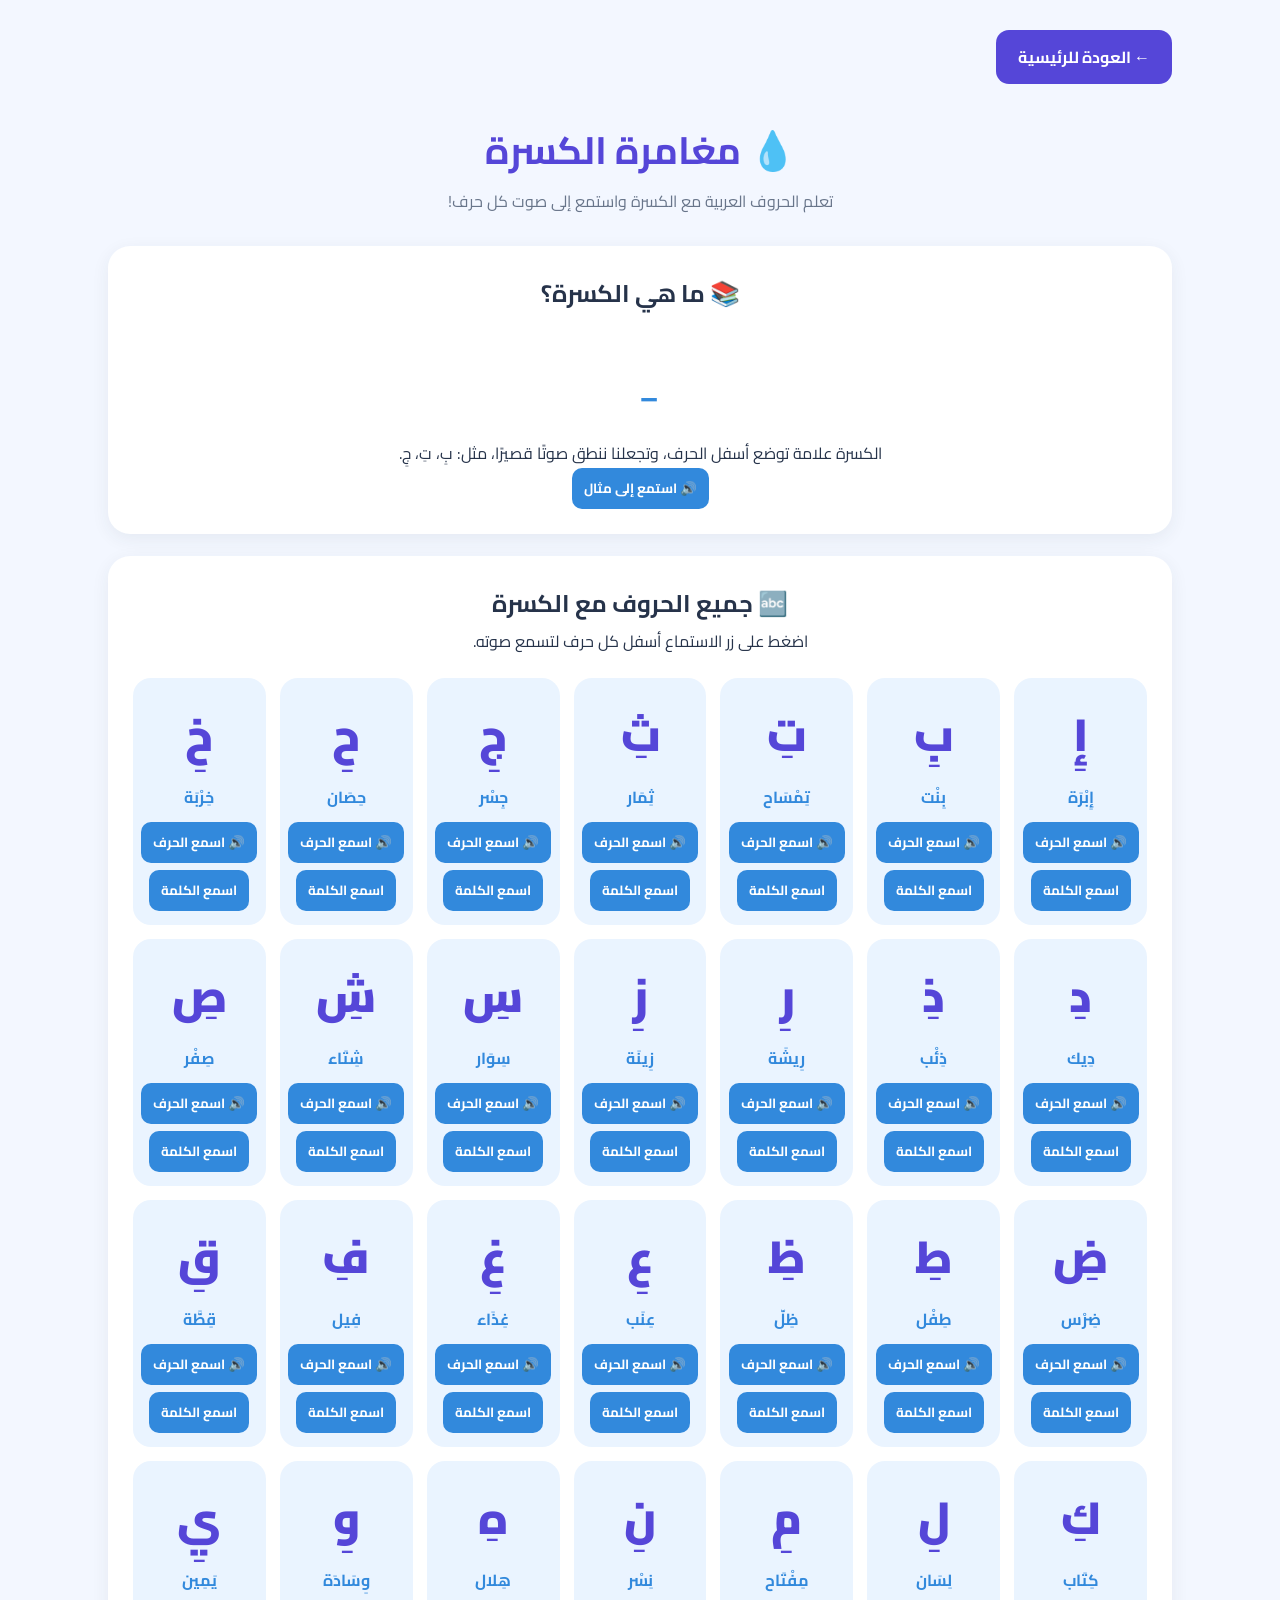
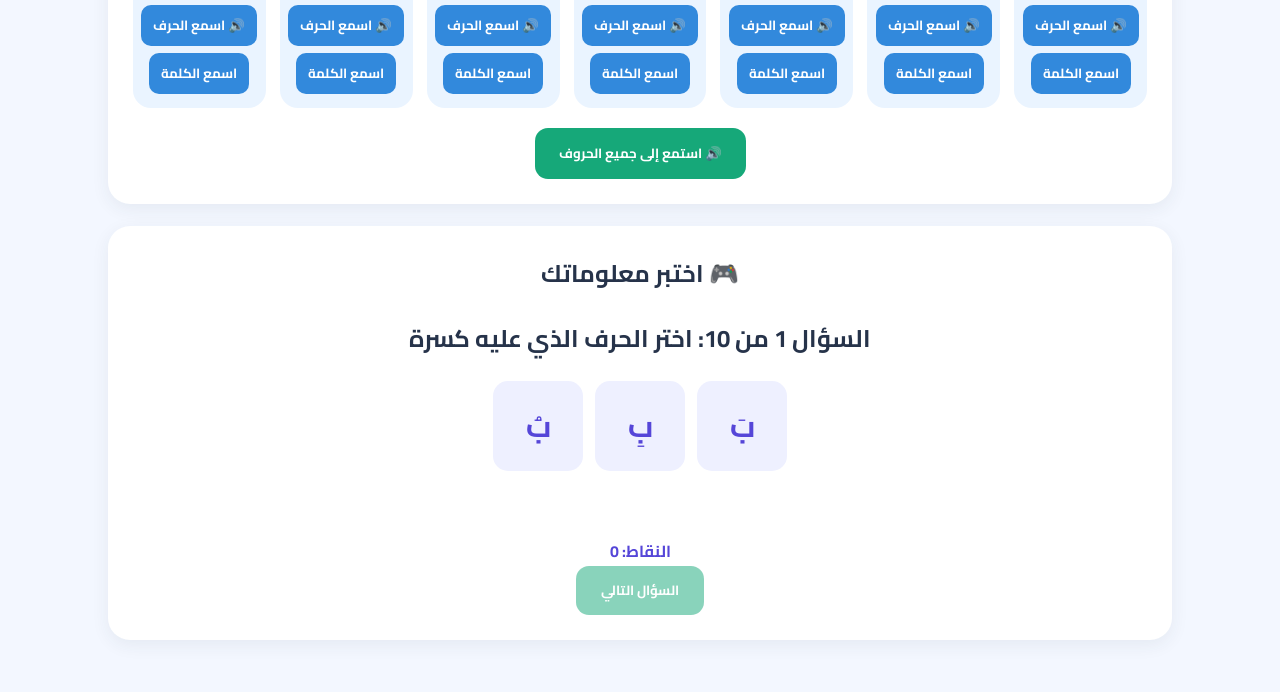
<file: pages/kasra.html>
<!DOCTYPE html>
<html lang="ar" dir="rtl">
<head>
    <meta charset="UTF-8">
    <meta name="viewport" content="width=device-width, initial-scale=1.0">
    <title>تعلم الكسرة | مغامرات الحروف</title>

    <link rel="stylesheet" href="../css/style.css">
    <link href="https://fonts.googleapis.com/css2?family=Cairo:wght@400;600;700;800;900&display=swap" rel="stylesheet">

    <style>
        body {
            font-family: 'Cairo', sans-serif;
            background: #f3f7ff;
            color: #26334a;
            margin: 0;
        }

        .lesson-page {
            max-width: 1100px;
            margin: auto;
            padding: 30px 18px;
        }

        .back-button {
            display: inline-block;
            background: #5546d8;
            color: white;
            padding: 12px 22px;
            border-radius: 13px;
            text-decoration: none;
            font-weight: bold;
        }

        .heading {
            text-align: center;
            margin: 30px 0;
        }

        .heading h1 {
            color: #5546d8;
            font-size: 38px;
        }

        .heading p {
            color: #68758a;
        }

        .rule-card, .practice-card {
            background: white;
            padding: 25px;
            border-radius: 22px;
            margin-bottom: 22px;
            text-align: center;
            box-shadow: 0 5px 18px #26334a12;
        }

        .kasra-mark {
            color: #3289dc;
            font-size: 65px;
            font-weight: 900;
        }

        .letters-grid {
            display: grid;
            grid-template-columns: repeat(auto-fit, minmax(115px, 1fr));
            gap: 14px;
            margin-top: 22px;
        }

        .letter-card {
            background: #eaf4ff;
            border-radius: 18px;
            padding: 14px 8px;
            transition: .2s;
        }

        .letter-card:hover {
            transform: translateY(-4px);
            box-shadow: 0 5px 15px #00000012;
        }

        .letter {
            display: block;
            color: #5546d8;
            font-size: 45px;
            font-weight: 900;
            margin-bottom: 5px;
        }

        .word {
            display: block;
            color: #3289dc;
            font-weight: bold;
            margin-bottom: 10px;
        }

        .listen-button {
            background: #3289dc;
            color: white;
            border: 0;
            border-radius: 10px;
            padding: 8px 12px;
            font-family: inherit;
            font-weight: bold;
            cursor: pointer;
        }

        .listen-button:hover {
            background: #216db5;
        }

        .listen-all {
            background: #16a879;
            color: white;
            border: 0;
            border-radius: 13px;
            padding: 13px 24px;
            font-family: inherit;
            font-weight: bold;
            cursor: pointer;
            margin-top: 20px;
        }

        .listen-all:disabled {
            opacity: .6;
            cursor: not-allowed;
        }

        .question {
            font-size: 24px;
            font-weight: bold;
            margin: 20px 0;
        }

        .options {
            display: flex;
            flex-wrap: wrap;
            justify-content: center;
            gap: 12px;
        }

        .option {
            min-width: 90px;
            background: #eef0ff;
            color: #5546d8;
            border: 2px solid transparent;
            padding: 15px 25px;
            border-radius: 15px;
            font-size: 30px;
            font-family: inherit;
            font-weight: bold;
            cursor: pointer;
        }

        .option:hover {
            border-color: #5546d8;
        }

        .option:disabled {
            cursor: not-allowed;
            opacity: .8;
        }

        .feedback {
            min-height: 35px;
            font-weight: bold;
            margin-top: 18px;
        }

        .next-button {
            background: #16a879;
            color: white;
            border: 0;
            padding: 12px 25px;
            border-radius: 13px;
            font-family: inherit;
            font-weight: bold;
            cursor: pointer;
        }

        .next-button:disabled {
            opacity: .5;
            cursor: not-allowed;
        }

        .score {
            color: #5546d8;
            font-weight: bold;
            margin-top: 12px;
        }

        @media (max-width: 600px) {
            .heading h1 {
                font-size: 29px;
            }

            .lesson-page {
                padding: 20px 12px;
            }

            .rule-card, .practice-card {
                padding: 18px 12px;
            }
        }
    </style>
</head>

<body>

<main class="lesson-page">

    <a href="../index.html" class="back-button">← العودة للرئيسية</a>

    <header class="heading">
        <h1>💧 مغامرة الكسرة</h1>
        <p>تعلم الحروف العربية مع الكسرة واستمع إلى صوت كل حرف!</p>
    </header>

    <section class="rule-card">
        <h2>📚 ما هي الكسرة؟</h2>
        <div class="kasra-mark">ِ</div>
        <p>
            الكسرة علامة توضع أسفل الحرف، وتجعلنا ننطق صوتًا قصيرًا،
            مثل: بِ، تِ، جِ.
        </p>

        <button class="listen-button" onclick="speakArabic('بِ')">
            🔊 استمع إلى مثال
        </button>
    </section>

    <section class="rule-card">
        <h2>🔤 جميع الحروف مع الكسرة</h2>
        <p>اضغط على زر الاستماع أسفل كل حرف لتسمع صوته.</p>

        <div class="letters-grid" id="lettersGrid"></div>

        <button class="listen-all" id="listenAllButton">
            🔊 استمع إلى جميع الحروف
        </button>
    </section>

    <section class="practice-card">
        <h2>🎮 اختبر معلوماتك</h2>

        <p class="question" id="question">
            أي حرف عليه كسرة؟
        </p>

        <div class="options" id="options"></div>

        <div class="feedback" id="feedback"></div>
        <div class="score" id="score"></div>

        <button class="next-button" id="nextButton" disabled>
            السؤال التالي
        </button>
    </section>

</main>

<script src="../js/main.js"></script>

<script>
    // جميع الحروف العربية مع الكسرة وأمثلة عليها
    const letters = [
        { letter: "إِ", word: "إِبْرَة" },
        { letter: "بِ", word: "بِنْت" },
        { letter: "تِ", word: "تِمْسَاح" },
        { letter: "ثِ", word: "ثِمَار" },
        { letter: "جِ", word: "جِسْر" },
        { letter: "حِ", word: "حِصَان" },
        { letter: "خِ", word: "خِرْبَة" },
        { letter: "دِ", word: "دِيك" },
        { letter: "ذِ", word: "ذِئْب" },
        { letter: "رِ", word: "رِيشَة" },
        { letter: "زِ", word: "زِينَة" },
        { letter: "سِ", word: "سِوَار" },
        { letter: "شِ", word: "شِتَاء" },
        { letter: "صِ", word: "صِفْر" },
        { letter: "ضِ", word: "ضِرْس" },
        { letter: "طِ", word: "طِفْل" },
        { letter: "ظِ", word: "ظِلّ" },
        { letter: "عِ", word: "عِنَب" },
        { letter: "غِ", word: "غِذَاء" },
        { letter: "فِ", word: "فِيل" },
        { letter: "قِ", word: "قِطَّة" },
        { letter: "كِ", word: "كِتَاب" },
        { letter: "لِ", word: "لِسَان" },
        { letter: "مِ", word: "مِفْتَاح" },
        { letter: "نِ", word: "نِسْر" },
        { letter: "هِ", word: "هِلال" },
        { letter: "وِ", word: "وِسَادَة" },
        { letter: "يِ", word: "يَمِين" }
    ];

    // النطق العربي
    function speakArabic(text) {
        if (!("speechSynthesis" in window)) {
            alert("المتصفح لا يدعم خاصية النطق الصوتي.");
            return;
        }

        window.speechSynthesis.cancel();

        const utterance = new SpeechSynthesisUtterance(text);
        const voices = window.speechSynthesis.getVoices();

        const arabicVoice =
            voices.find(voice => voice.lang === "ar-EG") ||
            voices.find(voice => voice.lang.startsWith("ar"));

        if (arabicVoice) {
            utterance.voice = arabicVoice;
        }

        utterance.lang = arabicVoice?.lang || "ar-EG";
        utterance.rate = 0.75;
        utterance.pitch = 1;
        utterance.volume = 1;

        window.speechSynthesis.speak(utterance);
    }

    // عرض الحروف
    const lettersGrid = document.getElementById("lettersGrid");

    letters.forEach(item => {
        const card = document.createElement("div");
        card.className = "letter-card";

        const letter = document.createElement("strong");
        letter.className = "letter";
        letter.textContent = item.letter;

        const word = document.createElement("span");
        word.className = "word";
        word.textContent = item.word;

        const button = document.createElement("button");
        button.className = "listen-button";
        button.textContent = "🔊 اسمع الحرف";

        button.addEventListener("click", () => {
            speakArabic(item.letter);
        });

        const wordButton = document.createElement("button");
        wordButton.className = "listen-button";
        wordButton.textContent = "اسمع الكلمة";
        wordButton.style.marginTop = "7px";

        wordButton.addEventListener("click", () => {
            speakArabic(item.word);
        });

        card.appendChild(letter);
        card.appendChild(word);
        card.appendChild(button);
        card.appendChild(document.createElement("br"));
        card.appendChild(wordButton);

        lettersGrid.appendChild(card);
    });

    // الاستماع لجميع الحروف بالترتيب
    document.getElementById("listenAllButton")
        .addEventListener("click", async () => {

            if (!("speechSynthesis" in window)) {
                alert("المتصفح لا يدعم النطق الصوتي.");
                return;
            }

            window.speechSynthesis.cancel();

            const button = document.getElementById("listenAllButton");
            button.disabled = true;
            button.textContent = "🔊 جاري نطق الحروف...";

            for (const item of letters) {
                await new Promise(resolve => {
                    const utterance = new SpeechSynthesisUtterance(item.letter);
                    const voices = window.speechSynthesis.getVoices();

                    const voice =
                        voices.find(v => v.lang === "ar-EG") ||
                        voices.find(v => v.lang.startsWith("ar"));

                    if (voice) utterance.voice = voice;

                    utterance.lang = voice?.lang || "ar-EG";
                    utterance.rate = 0.75;
                    utterance.pitch = 1;
                    utterance.volume = 1;

                    utterance.onend = resolve;
                    utterance.onerror = resolve;

                    window.speechSynthesis.speak(utterance);
                });
            }

            button.disabled = false;
            button.textContent = "🔊 استمع إلى جميع الحروف";
        });

    // أسئلة الاختبار
    const questions = [
        { options: ["بَ", "بِ", "بُ"], answer: "بِ" },
        { options: ["مُ", "مَ", "مِ"], answer: "مِ" },
        { options: ["سِ", "سُ", "سَ"], answer: "سِ" },
        { options: ["قَ", "قِ", "قُ"], answer: "قِ" },
        { options: ["تُ", "تَ", "تِ"], answer: "تِ" },
        { options: ["جَ", "جِ", "جُ"], answer: "جِ" },
        { options: ["فِ", "فَ", "فُ"], answer: "فِ" },
        { options: ["كَ", "كِ", "كُ"], answer: "كِ" },
        { options: ["نُ", "نِ", "نَ"], answer: "نِ" },
        { options: ["رِ", "رُ", "رَ"], answer: "رِ" }
    ];

    let currentQuestion = 0;
    let score = 0;
    let answered = false;

    const optionsContainer = document.getElementById("options");
    const feedback = document.getElementById("feedback");
    const nextButton = document.getElementById("nextButton");
    const scoreElement = document.getElementById("score");

    function showQuestion() {
        answered = false;
        feedback.textContent = "";
        scoreElement.textContent = `النقاط: ${score}`;
        nextButton.disabled = true;

        const question = questions[currentQuestion];

        document.getElementById("question").textContent =
            `السؤال ${currentQuestion + 1} من ${questions.length}: اختر الحرف الذي عليه كسرة`;

        optionsContainer.innerHTML = "";

        question.options.forEach(option => {
            const button = document.createElement("button");
            button.className = "option";
            button.textContent = option;

            button.addEventListener("click", () => checkAnswer(option, button));

            optionsContainer.appendChild(button);
        });
    }

    function checkAnswer(selected, selectedButton) {
        if (answered) return;

        answered = true;

        document.querySelectorAll(".option").forEach(button => {
            button.disabled = true;
        });

        if (selected === questions[currentQuestion].answer) {
            score++;

            feedback.textContent = "🎉 إجابة صحيحة! أحسنت!";
            feedback.style.color = "#16a879";
            selectedButton.style.background = "#d8f8e9";

            speakArabic("أحسنت! إجابة صحيحة");
        } else {
            feedback.textContent = "حاول مرة أخرى في السؤال القادم! 💪";
            feedback.style.color = "#e07838";
            selectedButton.style.background = "#ffe0e0";

            speakArabic("حاول مرة أخرى");
        }

        scoreElement.textContent = `النقاط: ${score}`;
        nextButton.disabled = false;
    }

    nextButton.addEventListener("click", () => {
        currentQuestion++;

        if (currentQuestion < questions.length) {
            showQuestion();
        } else {
            finishQuiz();
        }
    });

    function finishQuiz() {
        optionsContainer.innerHTML = "";

        document.getElementById("question").textContent =
            `انتهى الاختبار! نتيجتك ${score} من ${questions.length} ⭐`;

        feedback.textContent =
            score === questions.length
                ? "🏆 ممتاز! أجبت عن جميع الأسئلة بشكل صحيح!"
                : "👏 أحسنت! استمر في التعلم وستصبح بطل الحروف!";

        feedback.style.color = "#16a879";

        scoreElement.textContent = `نتيجتك: ${score} / ${questions.length}`;

        nextButton.textContent = "إعادة الاختبار";
        nextButton.disabled = false;

        if (score === questions.length) {
            window.AdventureApp?.completeLesson("kasra");
        }

        nextButton.onclick = () => {
            currentQuestion = 0;
            score = 0;
            nextButton.textContent = "السؤال التالي";
            nextButton.onclick = null;
            showQuestion();
        };
    }

    showQuestion();
</script>

</body>
</html>
</file>
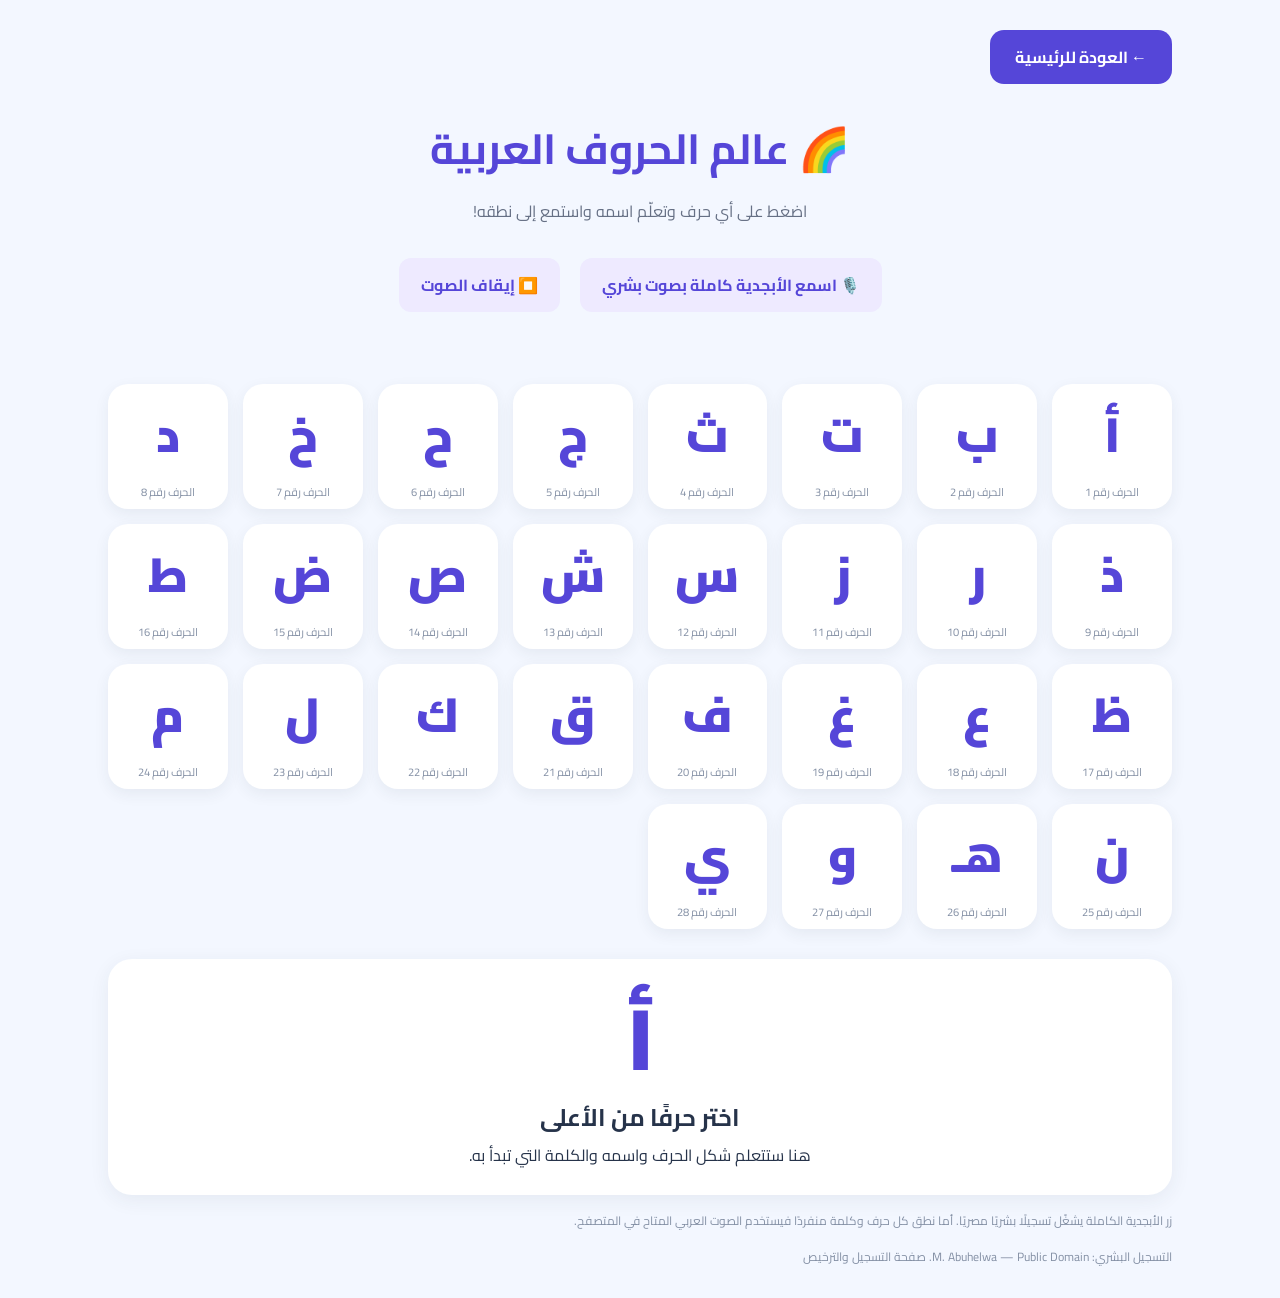
<file: pages/letters.html>
<!doctype html>
<html lang="ar" dir="rtl">
  <head>
    <meta charset="UTF-8" />
    <meta name="viewport" content="width=device-width, initial-scale=1.0" />
    <title>تعلم الحروف العربية | مغامرات الحروف</title>

    <link rel="stylesheet" href="../css/style.css" />
    <link rel="preconnect" href="https://fonts.googleapis.com" />
    <link rel="preconnect" href="https://fonts.gstatic.com" crossorigin />
    <link
      href="https://fonts.googleapis.com/css2?family=Cairo:wght@400;600;700;800;900&display=swap"
      rel="stylesheet"
    />

    <style>
      body {
        font-family: "Cairo", sans-serif;
        background: #f3f7ff;
        margin: 0;
        color: #26334a;
      }

      .letters-page {
        max-width: 1100px;
        margin: auto;
        padding: 30px 18px;
      }

      .letters-heading {
        text-align: center;
        margin-bottom: 24px;
      }

      .letters-heading h1 {
        color: #5546d8;
        font-size: clamp(28px, 5vw, 42px);
        margin-bottom: 8px;
      }

      .letters-heading p {
        color: #667085;
      }

      .top-actions {
        display: flex;
        justify-content: center;
        flex-wrap: wrap;
        gap: 10px;
        margin: 18px 0 24px;
      }

      .letters-grid {
        display: grid;
        grid-template-columns: repeat(auto-fit, minmax(105px, 1fr));
        gap: 15px;
      }

      .letter-card {
        border: 0;
        border-radius: 20px;
        background: white;
        min-height: 125px;
        cursor: pointer;
        box-shadow: 0 5px 15px #26334a12;
        transition:
          transform 0.2s,
          box-shadow 0.2s,
          background 0.2s;
        font-family: inherit;
        color: #5546d8;
      }

      .letter-card:hover {
        transform: translateY(-5px);
        box-shadow: 0 10px 22px #5546d82b;
      }

      .letter-card:focus-visible,
      button:focus-visible,
      a:focus-visible {
        outline: 3px solid #f19a38;
        outline-offset: 3px;
      }

      .letter-card span {
        display: block;
        font-size: 48px;
        font-weight: 900;
      }

      .letter-card small {
        color: #8490a5;
      }

      .letter-card.selected {
        background: #5546d8;
        color: white;
      }

      .letter-card.selected small {
        color: white;
      }

      .letter-details {
        background: white;
        border-radius: 24px;
        padding: 25px;
        margin-top: 30px;
        text-align: center;
        box-shadow: 0 5px 20px #26334a12;
      }

      .big-letter {
        font-size: 85px;
        color: #5546d8;
        font-weight: 900;
        line-height: 1.3;
      }

      .letter-name {
        color: #26334a;
        font-size: 25px;
        font-weight: 800;
        margin: 5px 0;
      }

      .example-word {
        font-size: 25px;
        font-weight: 800;
        color: #f19a38;
        margin: 10px;
      }

      .back-button {
        display: inline-block;
        background: #5546d8;
        color: white;
        padding: 12px 25px;
        border-radius: 14px;
        text-decoration: none;
        margin-bottom: 25px;
        font-weight: bold;
      }

      .complete-button,
      .sound-button {
        border: 0;
        padding: 12px 22px;
        border-radius: 12px;
        font-family: inherit;
        font-weight: bold;
        cursor: pointer;
        margin: 8px 5px;
        transition: transform 0.2s;
      }

      .complete-button {
        background: #16a879;
        color: white;
      }

      .sound-button {
        background: #eeeaff;
        color: #5546d8;
        font-size: 16px;
      }

      .complete-button:hover,
      .sound-button:hover {
        transform: translateY(-3px);
      }

      .status {
        color: #16a879;
        font-weight: bold;
        min-height: 28px;
        margin-top: 10px;
      }

      .audio-note {
        color: #8490a5;
        font-size: 12px;
        margin-top: 15px;
        line-height: 1.8;
      }

      .audio-status {
        color: #667085;
        font-size: 13px;
        min-height: 24px;
        text-align: center;
        margin: 8px 0 16px;
      }

      @media (max-width: 500px) {
        .letters-grid {
          grid-template-columns: repeat(3, 1fr);
          gap: 10px;
        }

        .letter-card span {
          font-size: 40px;
        }

        .letter-card {
          min-height: 110px;
        }

        .letter-details {
          padding: 18px 12px;
        }
      }
    </style>
  </head>

  <body>
    <main class="letters-page">
      <a class="back-button" href="../index.html"> ← العودة للرئيسية </a>

      <header class="letters-heading">
        <h1>🌈 عالم الحروف العربية</h1>
        <p>اضغط على أي حرف وتعلّم اسمه واستمع إلى نطقه!</p>
      </header>

      <div class="top-actions">
        <button class="sound-button" id="humanAlphabetButton" type="button">
          🎙️ اسمع الأبجدية كاملة بصوت بشري
        </button>

        <button class="sound-button" id="stopAudioButton" type="button">
          ⏹️ إيقاف الصوت
        </button>
      </div>

      <audio
        id="humanAlphabetAudio"
        preload="none"
        src="https://commons.wikimedia.org/wiki/Special:Redirect/file/Arabic_alphabet_%2831s%2C_80kbps%29.ogg"
      ></audio>

      <p class="audio-status" id="audioStatus" aria-live="polite"></p>

      <section
        class="letters-grid"
        id="lettersGrid"
        aria-label="الحروف العربية"
      ></section>

      <section class="letter-details" id="letterDetails" aria-live="polite">
        <div class="big-letter">أ</div>
        <h2>اختر حرفًا من الأعلى</h2>
        <p>هنا ستتعلم شكل الحرف واسمه والكلمة التي تبدأ به.</p>
      </section>

      <p class="audio-note">
        زر الأبجدية الكاملة يشغّل تسجيلًا بشريًا مصريًا. أما نطق كل حرف وكلمة
        منفردًا فيستخدم الصوت العربي المتاح في المتصفح.
      </p>

      <p class="audio-note">
        التسجيل البشري: M. Abuhelwa — Public Domain.
        <a
          href="https://commons.wikimedia.org/wiki/File:Arabic_alphabet_(31s,_80kbps).ogg"
          target="_blank"
          rel="noopener noreferrer"
        >
          صفحة التسجيل والترخيص
        </a>
      </p>
    </main>

    <script src="../js/main.js"></script>

    <script>
      "use strict";

      const letters = [
        { letter: "أ", name: "أَلِف", word: "أَسَد" },
        { letter: "ب", name: "بَاء", word: "بَطَّة" },
        { letter: "ت", name: "تَاء", word: "تُفَّاحَة" },
        { letter: "ث", name: "ثَاء", word: "ثَعْلَب" },
        { letter: "ج", name: "جِيم", word: "جَمَل" },
        { letter: "ح", name: "حَاء", word: "حِصَان" },
        { letter: "خ", name: "خَاء", word: "خَرُوف" },
        { letter: "د", name: "دَال", word: "دُبّ" },
        { letter: "ذ", name: "ذَال", word: "ذُرَّة" },
        { letter: "ر", name: "رَاء", word: "رُمَّان" },
        { letter: "ز", name: "زَاي", word: "زَهْرَة" },
        { letter: "س", name: "سِين", word: "سَمَكَة" },
        { letter: "ش", name: "شِين", word: "شَمْس" },
        { letter: "ص", name: "صَاد", word: "صَقْر" },
        { letter: "ض", name: "ضَاد", word: "ضِفْدَع" },
        { letter: "ط", name: "طَاء", word: "طَائِرَة" },
        { letter: "ظ", name: "ظَاء", word: "ظَرْف" },
        { letter: "ع", name: "عَيْن", word: "عِنَب" },
        { letter: "غ", name: "غَيْن", word: "غَزَال" },
        { letter: "ف", name: "فَاء", word: "فَرَاشَة" },
        { letter: "ق", name: "قَاف", word: "قَمَر" },
        { letter: "ك", name: "كَاف", word: "كِتَاب" },
        { letter: "ل", name: "لَام", word: "لَيْمُون" },
        { letter: "م", name: "مِيم", word: "مَوْز" },
        { letter: "ن", name: "نُون", word: "نَحْلَة" },
        { letter: "هـ", name: "هَاء", word: "هِلال" },
        { letter: "و", name: "وَاو", word: "وَرْدَة" },
        { letter: "ي", name: "يَاء", word: "يَد" },
      ];

      const grid = document.getElementById("lettersGrid");
      const details = document.getElementById("letterDetails");
      const humanAudio = document.getElementById("humanAlphabetAudio");
      const audioStatus = document.getElementById("audioStatus");

      let arabicVoice = null;

      function loadArabicVoice() {
        if (!("speechSynthesis" in window)) return;

        const voices = window.speechSynthesis.getVoices();

        arabicVoice =
          voices.find(
            (voice) => voice.lang && voice.lang.toLowerCase() === "ar-eg",
          ) ||
          voices.find(
            (voice) => voice.lang && voice.lang.toLowerCase().startsWith("ar"),
          ) ||
          null;
      }

      if ("speechSynthesis" in window) {
        loadArabicVoice();
        window.speechSynthesis.onvoiceschanged = loadArabicVoice;
      }

      function stopAllAudio() {
        if ("speechSynthesis" in window) {
          window.speechSynthesis.cancel();
        }

        humanAudio.pause();
        humanAudio.currentTime = 0;
        audioStatus.textContent = "تم إيقاف الصوت.";
      }

      function speakArabic(text) {
        if (!("speechSynthesis" in window)) {
          audioStatus.textContent = "المتصفح لا يدعم النطق الصوتي.";
          return;
        }

        humanAudio.pause();
        humanAudio.currentTime = 0;

        window.speechSynthesis.cancel();

        const utterance = new SpeechSynthesisUtterance(text);

        utterance.lang = arabicVoice ? arabicVoice.lang : "ar";
        utterance.rate = 0.78;
        utterance.pitch = 1;
        utterance.volume = 1;

        if (arabicVoice) {
          utterance.voice = arabicVoice;
        }

        utterance.onstart = () => {
          audioStatus.textContent = "يتم تشغيل النطق العربي...";
        };

        utterance.onend = () => {
          audioStatus.textContent = "";
        };

        utterance.onerror = () => {
          audioStatus.textContent = "تعذّر تشغيل النطق على هذا الجهاز.";
        };

        window.speechSynthesis.speak(utterance);
      }

      function playHumanAlphabet() {
        if ("speechSynthesis" in window) {
          window.speechSynthesis.cancel();
        }

        humanAudio.pause();
        humanAudio.currentTime = 0;

        audioStatus.textContent = "يتم تشغيل التسجيل البشري للأبجدية...";

        humanAudio.play().catch(() => {
          audioStatus.textContent =
            "تعذّر تحميل التسجيل. تحقق من اتصال الإنترنت ثم حاول مرة أخرى.";
        });
      }

      humanAudio.addEventListener("ended", () => {
        audioStatus.textContent = "انتهى تسجيل الأبجدية.";
      });

      humanAudio.addEventListener("error", () => {
        audioStatus.textContent = "تعذّر تحميل التسجيل البشري من المصدر.";
      });

      document
        .getElementById("humanAlphabetButton")
        .addEventListener("click", playHumanAlphabet);

      document
        .getElementById("stopAudioButton")
        .addEventListener("click", stopAllAudio);

      function createLetterCard(item, index) {
        const card = document.createElement("button");

        card.type = "button";
        card.className = "letter-card";
        card.setAttribute("aria-label", `الحرف ${item.letter}`);

        card.innerHTML = `
        <span>${item.letter}</span>
        <small>الحرف رقم ${index + 1}</small>
      `;

        card.addEventListener("click", () => {
          stopAllAudio();

          document.querySelectorAll(".letter-card").forEach((element) => {
            element.classList.remove("selected");
          });

          card.classList.add("selected");

          details.innerHTML = `
          <div class="big-letter">${item.letter}</div>

          <div class="letter-name">${item.name}</div>

          <h2>حرف ${item.letter}</h2>

          <div class="example-word">${item.word}</div>

          <p>استمع إلى اسم الحرف، ثم استمع إلى مثال عليه.</p>

          <button class="sound-button" id="letterSound" type="button">
            🔊 اسمع اسم الحرف
          </button>

          <button class="sound-button" id="wordSound" type="button">
            🗣️ اسمع الكلمة
          </button>

          <br>

          <button class="complete-button" id="completeButton" type="button">
            ⭐ أنهيت تعلم الحرف
          </button>

          <div class="status" id="status" aria-live="polite"></div>
        `;

          document
            .getElementById("letterSound")
            .addEventListener("click", () => {
              speakArabic(item.name);
            });

          document.getElementById("wordSound").addEventListener("click", () => {
            speakArabic(item.word);
          });

          document
            .getElementById("completeButton")
            .addEventListener("click", () => {
              const status = document.getElementById("status");

              if (
                window.AdventureApp &&
                typeof window.AdventureApp.completeLesson === "function"
              ) {
                const completed = window.AdventureApp.completeLesson(
                  "letter-" + item.letter,
                );

                status.textContent = completed
                  ? "🎉 أحسنت! تم تسجيل إنجازك."
                  : "⭐ يبدو أنك أنهيت هذا الحرف من قبل!";
              } else {
                status.textContent =
                  "نظام النقاط غير متصل. تأكد من تحميل ملف main.js.";
              }
            });
        });

        grid.appendChild(card);
      }

      letters.forEach(createLetterCard);
    </script>
  </body>
</html>
</file>
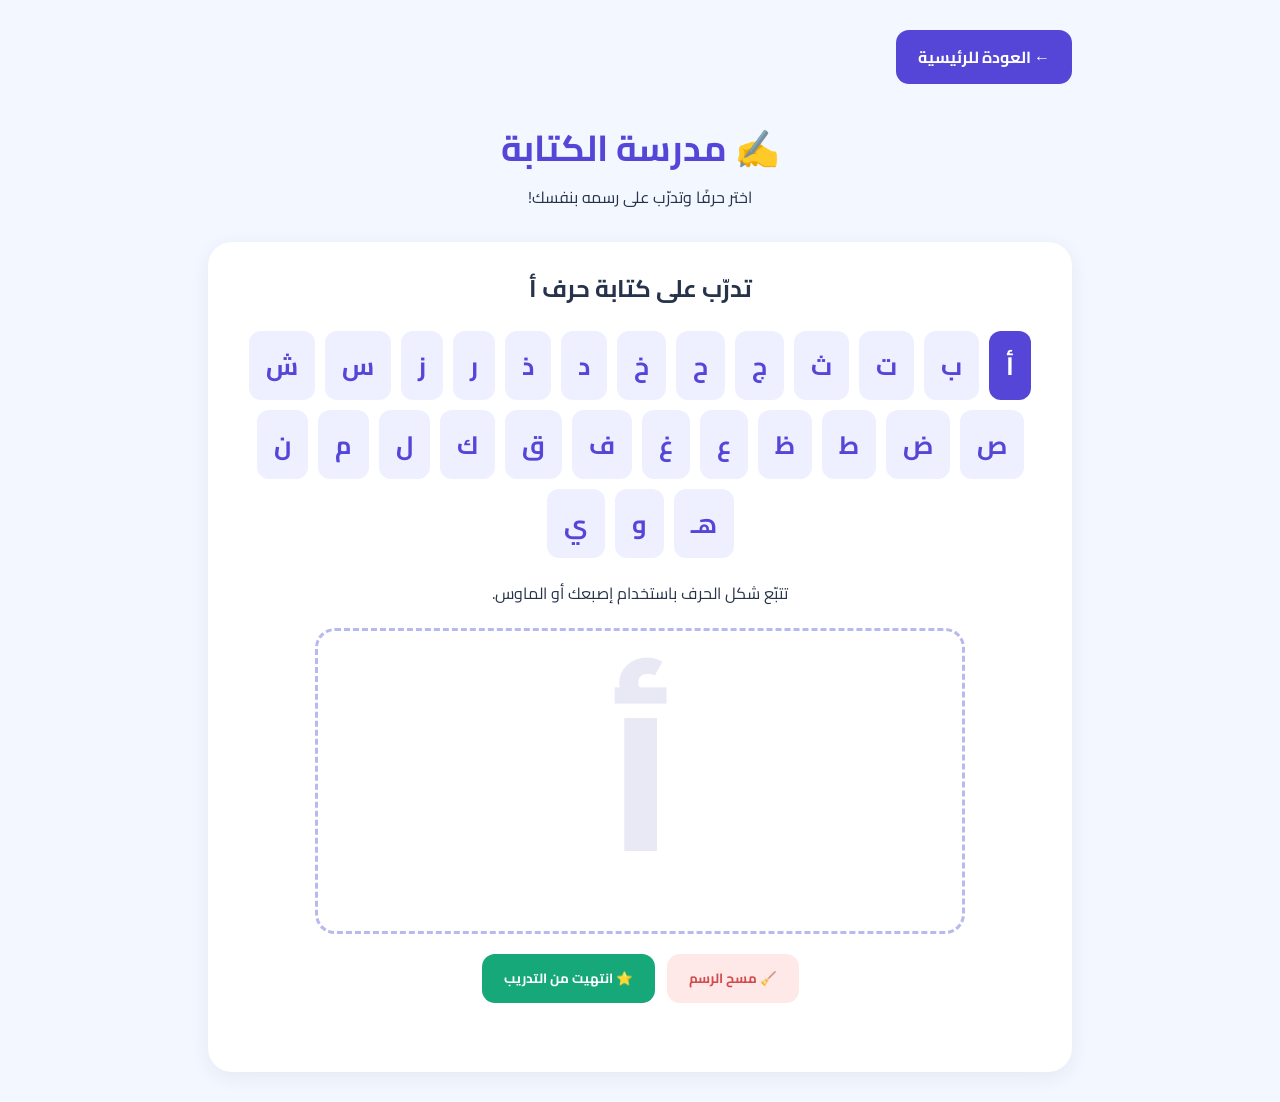
<file: pages/writing.html>
<!DOCTYPE html>
<html lang="ar" dir="rtl">
<head>
    <meta charset="UTF-8">
    <meta name="viewport" content="width=device-width, initial-scale=1.0">
    <title>تعلم الكتابة | مغامرات الحروف</title>
    <link rel="stylesheet" href="../css/style.css">
    <link href="https://fonts.googleapis.com/css2?family=Cairo:wght@400;600;700;800;900&display=swap" rel="stylesheet">

    <style>
        body {
            font-family: 'Cairo', sans-serif;
            background: #f3f7ff;
            color: #26334a;
            margin: 0;
        }

        .writing-page {
            max-width: 900px;
            margin: auto;
            padding: 30px 18px;
        }

        .back-button {
            display: inline-block;
            background: #5546d8;
            color: white;
            padding: 12px 22px;
            border-radius: 13px;
            text-decoration: none;
            font-weight: bold;
        }

        .heading {
            text-align: center;
            margin: 30px 0;
        }

        .heading h1 {
            color: #5546d8;
            font-size: 36px;
        }

        .writing-card {
            background: white;
            padding: 24px;
            border-radius: 24px;
            box-shadow: 0 5px 20px #26334a12;
            text-align: center;
        }

        .letter-select {
            display: flex;
            justify-content: center;
            flex-wrap: wrap;
            gap: 10px;
            margin: 20px 0;
        }

        .letter-select button {
            background: #eef0ff;
            color: #5546d8;
            border: 2px solid transparent;
            border-radius: 12px;
            padding: 9px 15px;
            font-size: 25px;
            font-family: inherit;
            font-weight: bold;
            cursor: pointer;
        }

        .letter-select button.active {
            background: #5546d8;
            color: white;
        }

        .canvas-container {
            position: relative;
            width: 100%;
            max-width: 650px;
            margin: 20px auto;
            border: 3px dashed #b7b9ef;
            border-radius: 20px;
            overflow: hidden;
            background: #fff;
        }

        canvas {
            display: block;
            width: 100%;
            height: 300px;
            touch-action: none;
            cursor: crosshair;
        }

        .guide {
            position: absolute;
            inset: 0;
            display: flex;
            justify-content: center;
            align-items: center;
            font-size: 190px;
            font-weight: 900;
            color: #e9e9f5;
            pointer-events: none;
            user-select: none;
        }

        .tools {
            display: flex;
            justify-content: center;
            flex-wrap: wrap;
            gap: 12px;
            margin-top: 20px;
        }

        .tools button {
            border: 0;
            border-radius: 13px;
            padding: 12px 22px;
            font-family: inherit;
            font-weight: bold;
            cursor: pointer;
        }

        .clear-button {
            background: #ffe8e8;
            color: #d34b4b;
        }

        .done-button {
            background: #16a879;
            color: white;
        }

        .message {
            min-height: 30px;
            color: #16a879;
            font-weight: bold;
            margin-top: 15px;
        }
    </style>
</head>

<body>

<main class="writing-page">

    <a href="../index.html" class="back-button">← العودة للرئيسية</a>

    <header class="heading">
        <h1>✍️ مدرسة الكتابة</h1>
        <p>اختر حرفًا وتدرّب على رسمه بنفسك!</p>
    </header>

    <section class="writing-card">

        <h2 id="selectedTitle">اختر الحرف الذي تريد كتابته</h2>

        <div class="letter-select" id="letterSelect"></div>

        <p>تتبّع شكل الحرف باستخدام إصبعك أو الماوس.</p>

        <div class="canvas-container">
            <div class="guide" id="guide">أ</div>
            <canvas id="drawingCanvas"></canvas>
        </div>

        <div class="tools">
            <button class="clear-button" id="clearButton">
                🧹 مسح الرسم
            </button>

            <button class="done-button" id="doneButton">
                ⭐ انتهيت من التدريب
            </button>
        </div>

        <div class="message" id="message"></div>

    </section>

</main>

<script src="../js/main.js"></script>

<script>
    const letters = [
        "أ", "ب", "ت", "ث", "ج", "ح", "خ",
        "د", "ذ", "ر", "ز", "س", "ش", "ص",
        "ض", "ط", "ظ", "ع", "غ", "ف", "ق",
        "ك", "ل", "م", "ن", "هـ", "و", "ي"
    ];

    const canvas = document.getElementById("drawingCanvas");
    const ctx = canvas.getContext("2d");

    const guide = document.getElementById("guide");
    const letterSelect = document.getElementById("letterSelect");
    const selectedTitle = document.getElementById("selectedTitle");
    const message = document.getElementById("message");

    let selectedLetter = "أ";
    let drawing = false;

    function resizeCanvas() {
        const rect = canvas.getBoundingClientRect();

        const savedImage = document.createElement("canvas");
        savedImage.width = canvas.width;
        savedImage.height = canvas.height;

        if (canvas.width && canvas.height) {
            savedImage.getContext("2d").drawImage(canvas, 0, 0);
        }

        canvas.width = rect.width;
        canvas.height = 300;

        ctx.lineWidth = 8;
        ctx.lineCap = "round";
        ctx.lineJoin = "round";
        ctx.strokeStyle = "#5546d8";

        if (savedImage.width && savedImage.height) {
            ctx.drawImage(
                savedImage,
                0, 0, savedImage.width, savedImage.height,
                0, 0, canvas.width, canvas.height
            );
        }
    }

    function createLetterButtons() {
        letters.forEach(letter => {
            const button = document.createElement("button");

            button.textContent = letter;

            if (letter === selectedLetter) {
                button.classList.add("active");
            }

            button.addEventListener("click", () => {
                selectedLetter = letter;

                guide.textContent = letter;
                selectedTitle.textContent = `تدرّب على كتابة حرف ${letter}`;
                message.textContent = "";

                document.querySelectorAll(".letter-select button")
                    .forEach(item => item.classList.remove("active"));

                button.classList.add("active");

                clearCanvas();
            });

            letterSelect.appendChild(button);
        });
    }

    function getPosition(event) {
        const rect = canvas.getBoundingClientRect();

        return {
            x: event.clientX - rect.left,
            y: event.clientY - rect.top
        };
    }

    canvas.addEventListener("pointerdown", event => {
        drawing = true;
        canvas.setPointerCapture(event.pointerId);

        const position = getPosition(event);

        ctx.beginPath();
        ctx.moveTo(position.x, position.y);
        ctx.lineTo(position.x + 0.1, position.y + 0.1);
        ctx.stroke();
    });

    canvas.addEventListener("pointermove", event => {
        if (!drawing) return;

        const position = getPosition(event);

        ctx.lineTo(position.x, position.y);
        ctx.stroke();
    });

    function stopDrawing() {
        drawing = false;
        ctx.beginPath();
    }

    canvas.addEventListener("pointerup", stopDrawing);
    canvas.addEventListener("pointercancel", stopDrawing);
    canvas.addEventListener("lostpointercapture", stopDrawing);

    function clearCanvas() {
        ctx.clearRect(0, 0, canvas.width, canvas.height);
        message.textContent = "";
    }

    document.getElementById("clearButton").addEventListener("click", clearCanvas);

    document.getElementById("doneButton").addEventListener("click", () => {
        window.AdventureApp?.completeLesson("writing-" + selectedLetter);

        message.textContent = "🎉 أحسنت! واصل التدريب على الحروف.";
    });

    createLetterButtons();
    resizeCanvas();

    window.addEventListener("resize", resizeCanvas);

    selectedTitle.textContent = "تدرّب على كتابة حرف أ";
</script>

</body>
</html>
</file>
<file: css/style.css>
@import url('https://fonts.googleapis.com/css2?family=Cairo:wght@400;500;600;700;800;900&display=swap');

:root {
    --primary: #2563eb;
    --primary-dark: #1d4ed8;
    --text: #172b4d;
    --muted: #64748b;
    --background: #385f92;
    --white: #f8f6f6;
    --shadow: 0 12px 35px rgba(37, 99, 235, 0.10);
}

* {
    margin: 0;
    padding: 0;
    box-sizing: border-box;
}

html {
    scroll-behavior: smooth;
}

body {
    font-family: 'Cairo', sans-serif;
    direction: rtl;
    background: var(--background);
    color: var(--text);
    overflow-x: hidden;
}

a {
    color: inherit;
    text-decoration: none;
}

button {
    font-family: inherit;
}

.site-header {
    min-height: 82px;
    padding: 12px 7%;
    background: rgba(255, 255, 255, 0.96);
    display: flex;
    align-items: center;
    justify-content: space-between;
    gap: 25px;
    position: sticky;
    top: 0;
    z-index: 100;
    box-shadow: 0 3px 20px rgba(30, 64, 175, 0.07);
    backdrop-filter: blur(15px);
}

.logo {
    display: flex;
    align-items: center;
    gap: 10px;
    font-size: 20px;
    font-weight: 900;
    white-space: nowrap;
}

.logo-icon {
    font-size: 30px;
}

.main-nav {
    display: flex;
    align-items: center;
    gap: 25px;
}

.main-nav a {
    color: var(--muted);
    font-weight: 700;
    font-size: 14px;
    transition: 0.3s;
}

.main-nav a:hover,
.main-nav a.active {
    color: var(--primary);
}

.header-stars {
    background: #dbeafe;
    color: #1e40af;
    padding: 9px 16px;
    border-radius: 30px;
    font-weight: 900;
    white-space: nowrap;
}

.hero {
    width: 86%;
    max-width: 1400px;
    min-height: 470px;
    margin: 55px auto 80px;
    padding: 55px 65px;
    border-radius: 35px;
    background: linear-gradient(125deg, #dbeafe, #bfdbfe 55%, #eff6ff);
    display: flex;
    align-items: center;
    justify-content: space-between;
    gap: 40px;
    overflow: hidden;
    position: relative;
}

.hero-content {
    flex: 1.2;
    position: relative;
    z-index: 2;
}

.welcome-label {
    display: inline-block;
    background: rgba(255,255,255,0.85);
    color: var(--primary);
    padding: 9px 18px;
    border-radius: 30px;
    font-size: 13px;
    font-weight: 800;
    margin-bottom: 20px;
}

.hero h1 {
    font-size: clamp(30px, 4vw, 48px);
    line-height: 1.6;
    font-weight: 900;
}

.hero h1 span {
    color: var(--primary);
    display: block;
}

.hero-content > p {
    max-width: 570px;
    color: #475569;
    line-height: 2.2;
    margin: 15px 0 25px;
    font-size: 15px;
}

.hero-buttons {
    display: flex;
    align-items: center;
    flex-wrap: wrap;
    gap: 13px;
}

.btn {
    padding: 13px 25px;
    border-radius: 15px;
    font-size: 14px;
    font-weight: 800;
    display: inline-flex;
    justify-content: center;
    align-items: center;
    transition: 0.3s;
}

.btn:hover {
    transform: translateY(-4px);
}

.btn-primary {
    background: var(--primary);
    color: white;
    box-shadow: 0 8px 20px rgba(37, 99, 235, 0.25);
}

.btn-primary:hover {
    background: var(--primary-dark);
}

.btn-secondary {
    background: white;
    color: var(--primary);
}

.hero-features {
    display: flex;
    gap: 20px;
    flex-wrap: wrap;
    margin-top: 28px;
    color: #475569;
    font-size: 13px;
    font-weight: 800;
}

.hero-art {
    flex: 0.8;
    min-height: 310px;
    display: flex;
    align-items: center;
    justify-content: center;
    position: relative;
}

.mascot-circle {
    width: 240px;
    height: 240px;
    flex-shrink: 0;
    border-radius: 50%;
    background: linear-gradient(145deg, #ffffff, #bfdbfe);
    box-shadow: 0 20px 50px rgba(37, 99, 235, 0.15);
    display: flex;
    align-items: center;
    justify-content: center;
    border: 8px solid rgba(255,255,255,0.85);
    animation: float 4s ease-in-out infinite;
    overflow: hidden;
}

.mascot-circle img {
    width: 100%;
    height: 100%;
    padding: 10px;
    object-fit: contain;
    object-position: center;
    display: block;
}

.mascot-circle.image-missing {
    font-size: 115px;
}

.mascot-caption {
    position: absolute;
    bottom: -12px;
    right: 50%;
    transform: translateX(50%);
    width: 220px;
    background: white;
    padding: 12px;
    text-align: center;
    border-radius: 18px;
    box-shadow: var(--shadow);
    display: flex;
    flex-direction: column;
    gap: 3px;
    z-index: 3;
}

.mascot-caption strong {
    color: var(--primary);
}

.mascot-caption span {
    font-size: 12px;
    color: var(--muted);
}

.floating-letter {
    position: absolute;
    width: 60px;
    height: 60px;
    border-radius: 20px;
    display: grid;
    place-items: center;
    font-size: 25px;
    font-weight: 900;
    color: white;
    box-shadow: var(--shadow);
    animation: float 3s ease-in-out infinite;
    z-index: 2;
}

.letter-one {
    background: #60a5fa;
    top: 15px;
    right: 5px;
}

.letter-two {
    background: #2563eb;
    bottom: 30px;
    right: 15px;
    animation-delay: 0.5s;
}

.letter-three {
    background: #1e40af;
    top: 35px;
    left: 5px;
    animation-delay: 1s;
}

.decoration {
    position: absolute;
    font-size: 30px;
    animation: float 3s ease-in-out infinite;
}

.decoration-one {
    right: 5%;
    top: 5%;
}

.decoration-two {
    left: 5%;
    bottom: 10%;
}

.decoration-three {
    left: 15%;
    top: 0;
}

@keyframes float {
    0%, 100% {
        transform: translateY(0);
    }

    50% {
        transform: translateY(-12px);
    }
}

.welcome-section {
    width: 86%;
    max-width: 1400px;
    margin: auto;
    padding-bottom: 65px;
}

.section-heading {
    text-align: center;
    margin-bottom: 35px;
}

.section-label {
    color: var(--primary);
    font-weight: 900;
    font-size: 13px;
}

.section-heading h2 {
    font-size: 30px;
    font-weight: 900;
    margin: 8px 0;
}

.section-heading p {
    color: var(--muted);
    font-size: 14px;
}

.adventure-grid {
    display: grid;
    grid-template-columns: repeat(3, 1fr);
    gap: 22px;
}

.adventure-card {
    min-height: 240px;
    padding: 25px;
    border-radius: 25px;
    background: white;
    box-shadow: var(--shadow);
    border: 2px solid transparent;
    transition: 0.3s;
    display: flex;
    flex-direction: column;
    align-items: flex-start;
}

.adventure-card:hover {
    transform: translateY(-8px);
    border-color: rgba(37, 99, 235, 0.3);
    box-shadow: 0 18px 40px rgba(30, 64, 175, 0.13);
}

.card-icon {
    width: 65px;
    height: 65px;
    display: grid;
    place-items: center;
    border-radius: 20px;
    font-size: 34px;
    margin-bottom: 15px;
}

.card-blue .card-icon {
    background: #dbeafe;
}

.card-orange .card-icon,
.card-purple .card-icon,
.card-green .card-icon,
.card-pink .card-icon,
.card-yellow .card-icon {
    background: #eaf2ff;
}

.adventure-card h3 {
    font-size: 18px;
    font-weight: 900;
    margin-bottom: 7px;
}

.adventure-card p {
    color: var(--muted);
    font-size: 13px;
    line-height: 2;
    flex: 1;
}

.card-link {
    color: var(--primary);
    font-size: 13px;
    font-weight: 900;
    margin-top: 14px;
}

.progress-section {
    width: 86%;
    max-width: 1400px;
    margin: 0 auto 75px;
}

.progress-card {
    padding: 25px 35px;
    border-radius: 25px;
    background: linear-gradient(110deg, #1d4ed8, #60a5fa);
    color: white;
    display: flex;
    align-items: center;
    gap: 20px;
    box-shadow: 0 12px 30px rgba(37, 99, 235, 0.2);
}

.progress-icon {
    font-size: 50px;
}

.progress-content {
    flex: 1;
}

.progress-content h2 {
    font-size: 20px;
    margin-bottom: 5px;
}

.progress-content p {
    font-size: 13px;
    opacity: 0.9;
}

.progress-stars {
    background: rgba(255,255,255,0.18);
    padding: 12px 20px;
    border-radius: 18px;
    text-align: center;
    min-width: 100px;
}

.progress-stars strong {
    display: block;
    font-size: 26px;
}

.progress-stars span {
    font-size: 12px;
}

.site-footer {
    background: #172b4d;
    color: white;
    text-align: center;
    padding: 40px 20px;
}

.footer-logo {
    font-size: 20px;
    font-weight: 900;
    margin-bottom: 10px;
}

.site-footer p {
    color: #dbeafe;
    font-size: 13px;
    margin-bottom: 17px;
}

.site-footer > span {
    color: #bfdbfe;
    font-size: 11px;
}

@media (max-width: 900px) {
    .site-header {
        padding: 15px 4%;
        flex-wrap: wrap;
    }

    .main-nav {
        order: 3;
        width: 100%;
        justify-content: center;
        gap: 20px;
    }

    .hero {
        width: 92%;
        padding: 40px 30px;
    }

    .welcome-section,
    .progress-section {
        width: 92%;
    }

    .adventure-grid {
        grid-template-columns: repeat(2, 1fr);
    }
}

@media (max-width: 600px) {
    .site-header {
        min-height: auto;
        gap: 12px;
    }

    .logo {
        font-size: 16px;
    }

    .logo-icon {
        font-size: 24px;
    }

    .main-nav {
        gap: 13px;
        overflow-x: auto;
        justify-content: flex-start;
        padding: 8px 0;
    }

    .main-nav a {
        font-size: 12px;
        white-space: nowrap;
    }

    .header-stars {
        font-size: 12px;
        padding: 7px 11px;
    }

    .hero {
        flex-direction: column;
        text-align: center;
        margin: 25px auto 55px;
        padding: 35px 20px 55px;
        border-radius: 25px;
    }

    .hero h1 {
        font-size: 29px;
    }

    .hero-content > p {
        font-size: 13px;
    }

    .hero-buttons,
    .hero-features {
        justify-content: center;
    }

    .hero-art {
        width: 100%;
        min-height: 290px;
    }

    .mascot-circle {
        width: 190px;
        height: 190px;
    }

    .mascot-circle.image-missing {
        font-size: 95px;
    }

    .floating-letter {
        width: 48px;
        height: 48px;
        font-size: 21px;
    }

    .section-heading h2 {
        font-size: 24px;
    }

    .adventure-grid {
        grid-template-columns: 1fr;
        gap: 15px;
    }

    .adventure-card {
        min-height: 210px;
    }

    .progress-card {
        flex-direction: column;
        text-align: center;
        padding: 25px 15px;
    }

    .progress-content h2 {
        font-size: 18px;
    }

    .progress-stars {
        width: 100%;
    }
}

@media (prefers-reduced-motion: reduce) {
    *,
    *::before,
    *::after {
        animation-duration: 0.01ms !important;
        transition-duration: 0.01ms !important;
        scroll-behavior: auto !important;
    }
}
</file>
